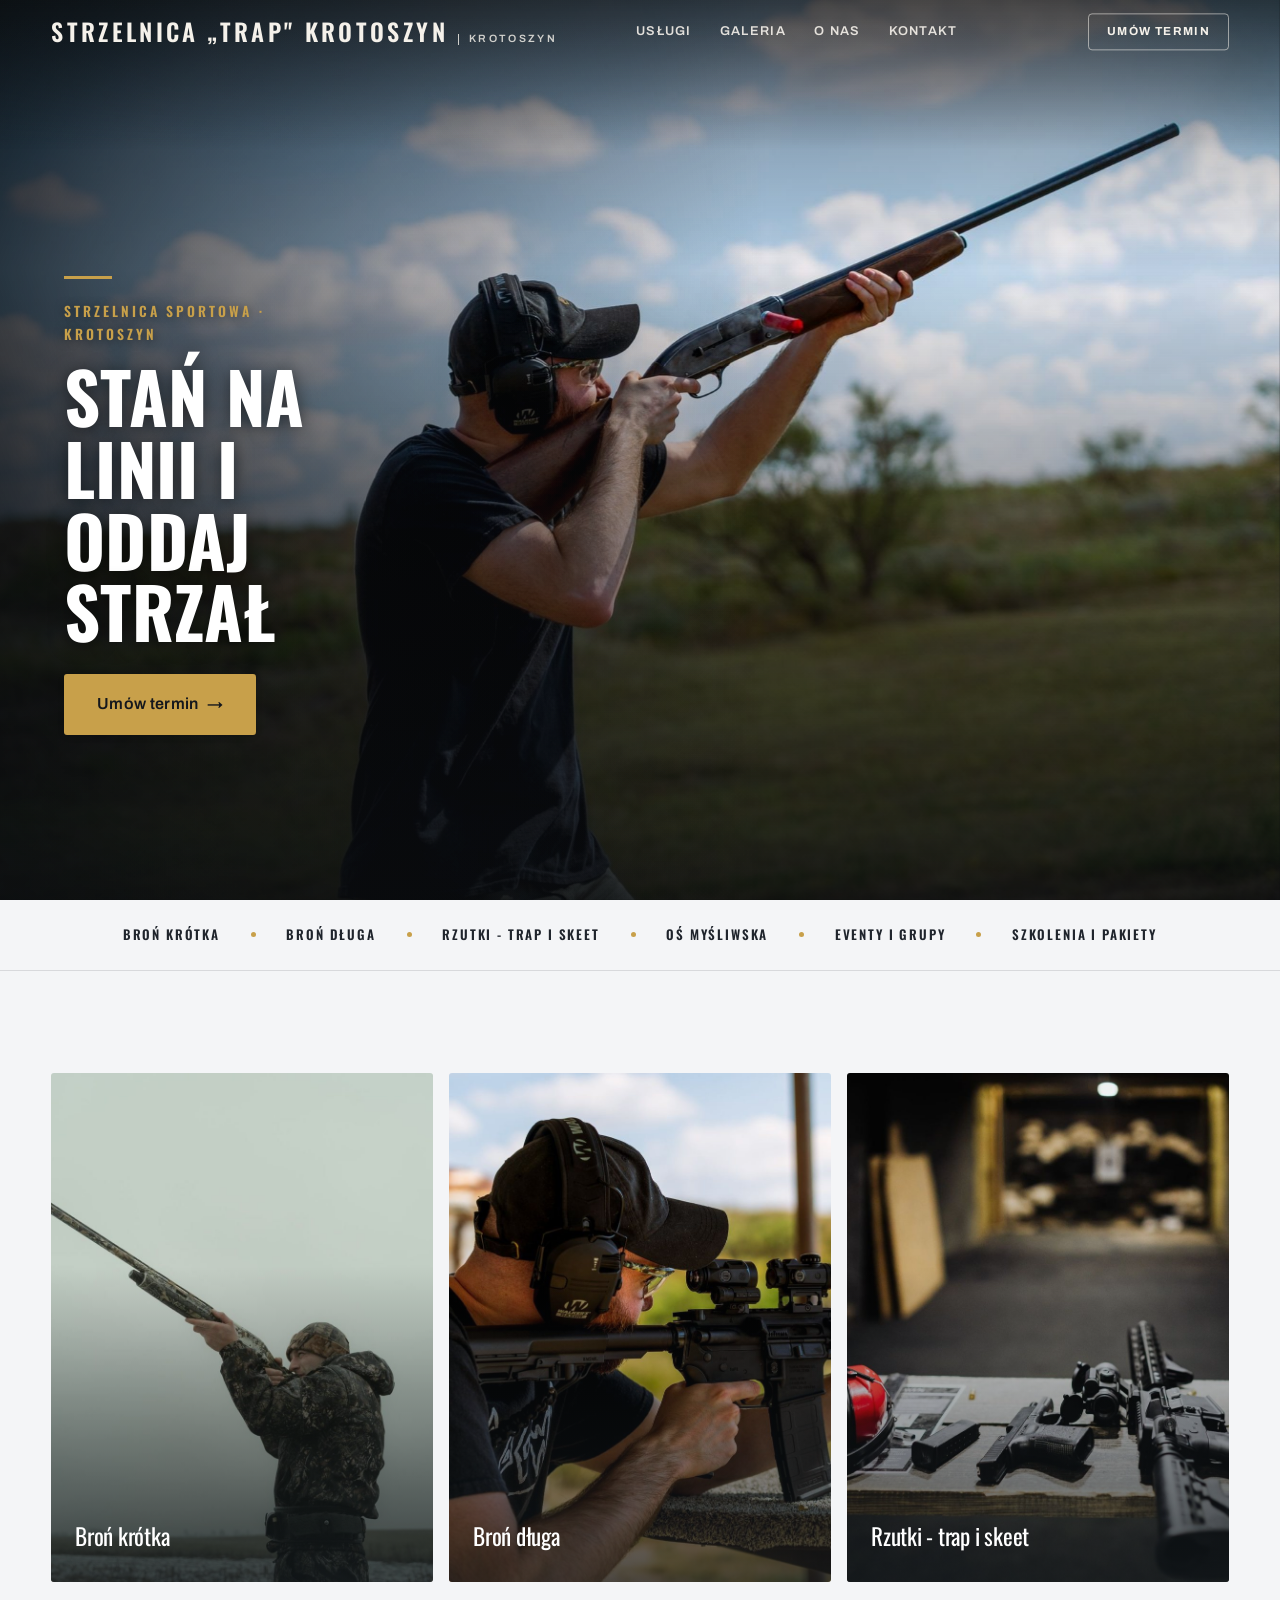
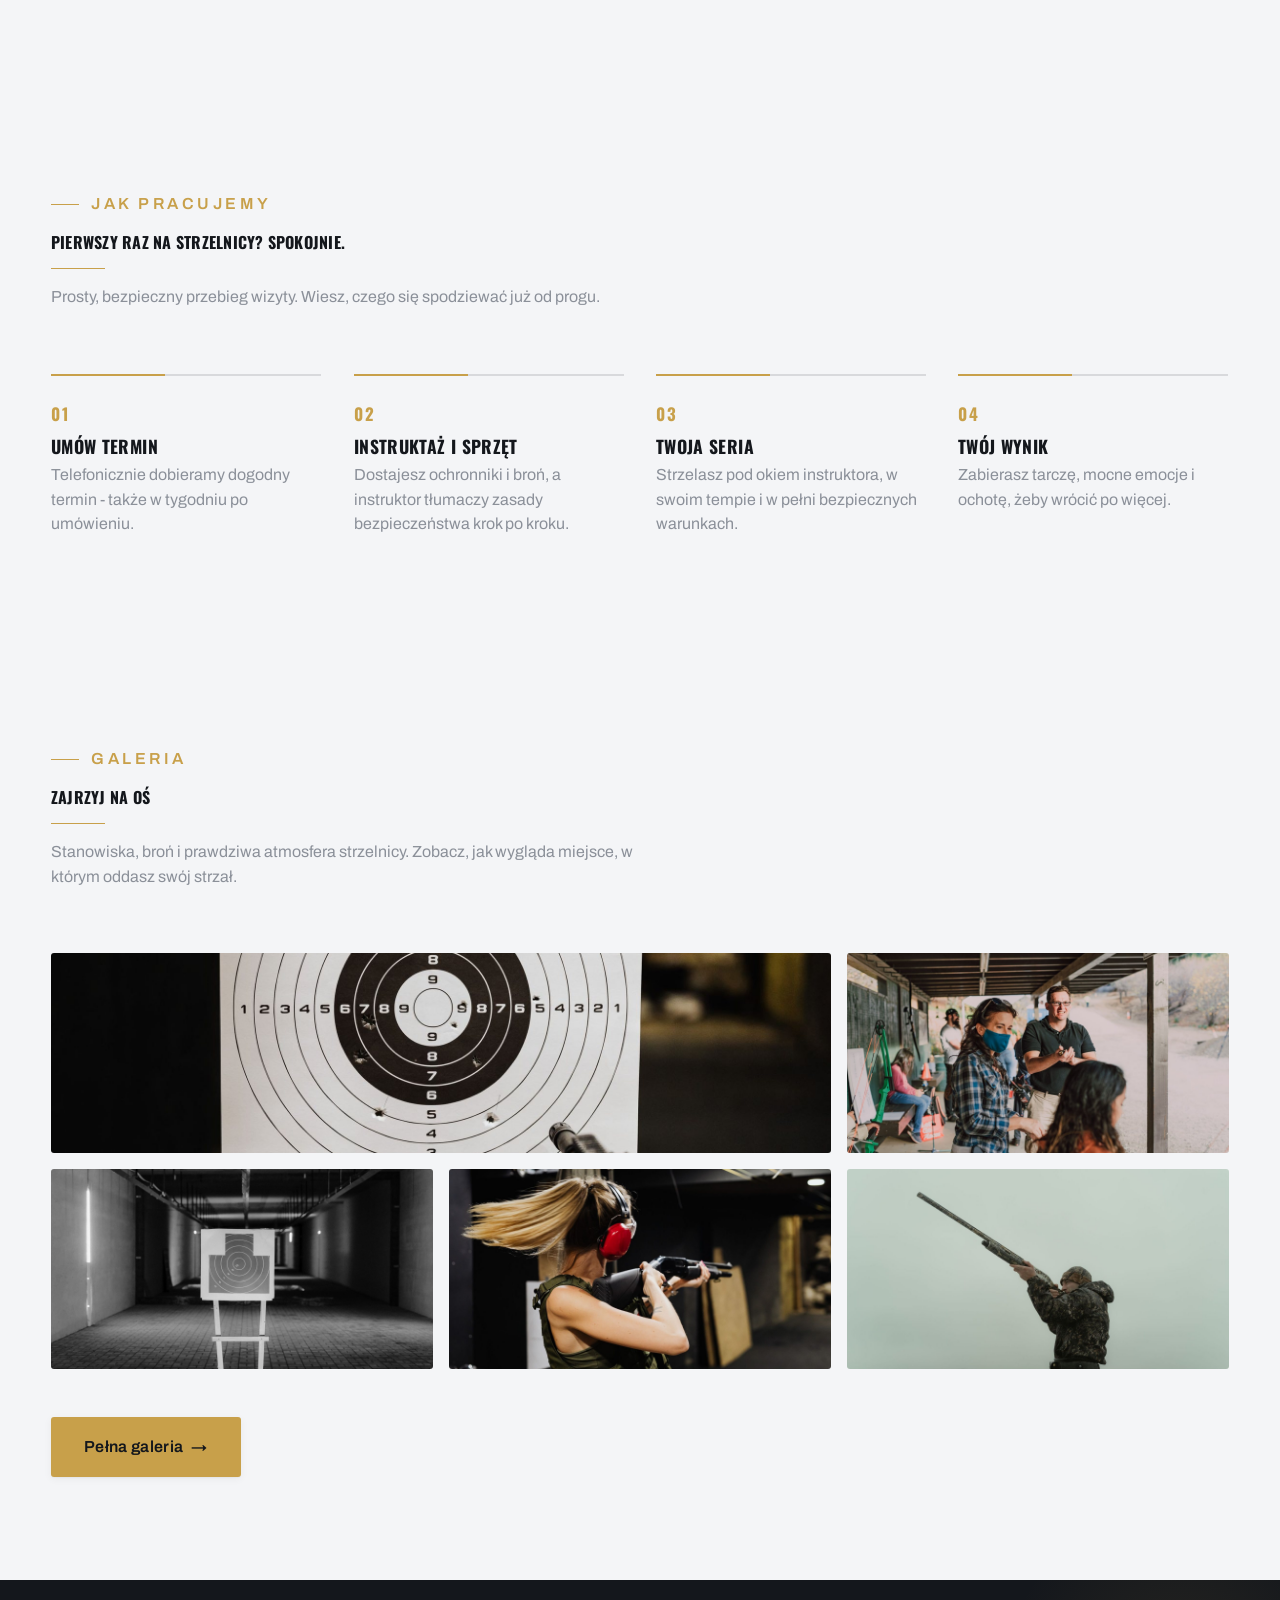
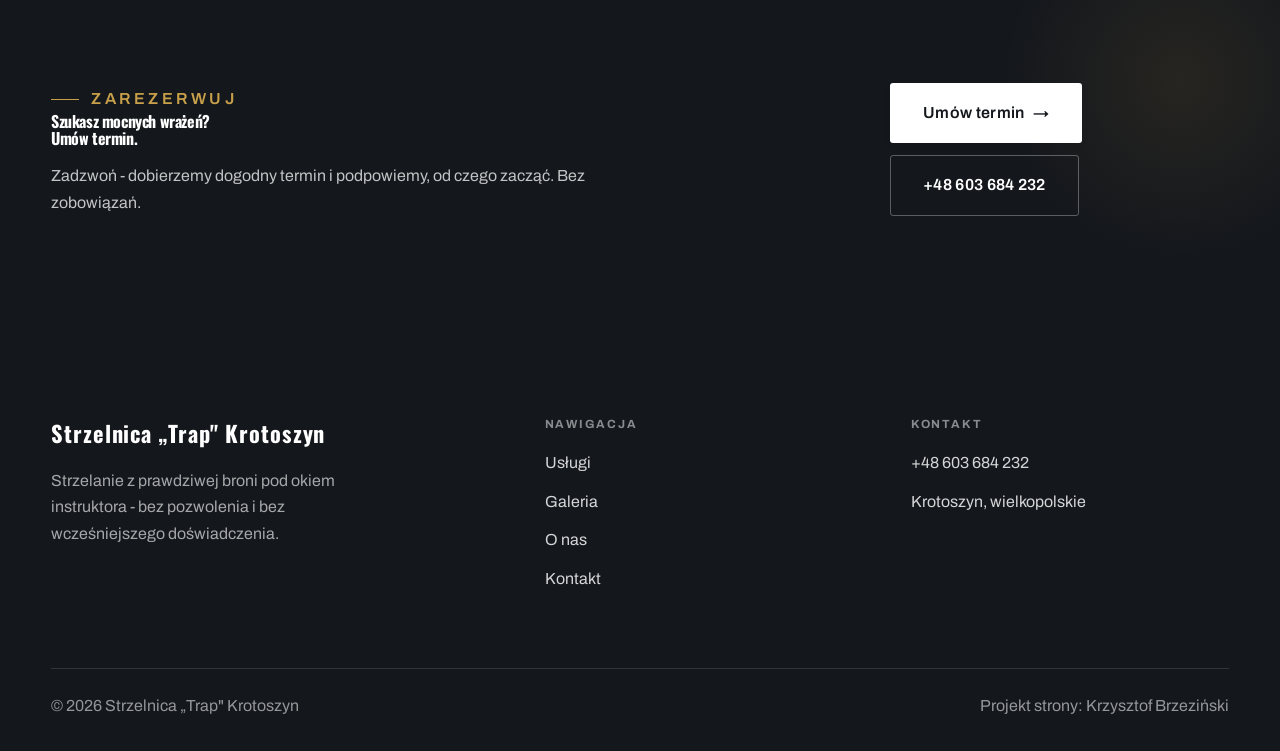
<file: index.html>
<!DOCTYPE html>
<html lang="pl">
<head>
<meta charset="UTF-8">
<meta name="viewport" content="width=device-width, initial-scale=1.0">
<title>Strzelnica „Trap&quot; Krotoszyn - Strzelnica sportowa · Krotoszyn</title>
<meta name="description" content="Strzelnica „Trap&quot; Krotoszyn - strzelnica sportowa w Krotoszyn. Strzelanie z broni krótkiej i długiej, rzutki w konkurencjach trap i skeet, oś myśliwska. Pod okiem instruktora, bez pozwolenia. Zadzwoń i zarezerwuj termin.">
<link rel="preconnect" href="https://fonts.googleapis.com">
<link rel="preconnect" href="https://fonts.gstatic.com" crossorigin>
<link href="https://fonts.googleapis.com/css2?family=Oswald:wght@500;600;700&family=Archivo:wght@400;500;600&display=swap" rel="stylesheet">
<link rel="stylesheet" href="assets/styles.css">
</head>
<body>

<header class="nav">
  <div class="wrap nav-inner">
    <a class="brand" href="index.html"><span class="name">Strzelnica „Trap" Krotoszyn</span><span class="sub">Krotoszyn</span></a>
    <nav class="nav-links">
      <a href="oferta.html">Usługi</a>
      <a href="realizacje.html">Galeria</a>
      <a href="o-nas.html">O nas</a>
      <a href="kontakt.html">Kontakt</a>
      <a href="kontakt.html" class="btn btn-accent">Umów termin</a>
    </nav>
    <button class="nav-toggle" aria-label="Menu"><span></span><span></span><span></span></button>
  </div>
</header>

<section class="hero-auto">
  <img class="ha-bg" src="img/hero.jpg" alt="Strzelnica „Trap&quot; Krotoszyn">
  <div class="ha-veil"></div>
  <div class="ha-inner">
    <span class="ha-tick" aria-hidden="true"></span>
    <span class="ha-kicker">Strzelnica sportowa · Krotoszyn</span>
    <h1 class="ha-claim">Stań na linii i oddaj strzał</h1>
    <a href="kontakt.html" class="btn btn-accent ha-cta">Umów termin <span class="arr">→</span></a>
  </div>
</section>
<section class="spec-ribbon">
  <div class="wrap">
    <ul class="sr-row reveal"><li>Broń krótka</li><li>Broń długa</li><li>Rzutki - trap i skeet</li><li>Oś myśliwska</li><li>Eventy i grupy</li><li>Szkolenia i pakiety</li></ul>
  </div>
</section>
<section class="gateways-band">
  <div class="wrap">
    <div class="gateways">
      <a href="oferta.html" class="gateway reveal"><img src="img/g2.jpg" alt="Broń krótka" loading="lazy"><span class="g-ttl">Broń krótka</span></a>
      <a href="oferta.html" class="gateway reveal"><img src="img/g3.jpg" alt="Broń długa" loading="lazy"><span class="g-ttl">Broń długa</span></a>
      <a href="oferta.html" class="gateway reveal"><img src="img/g4.jpg" alt="Rzutki - trap i skeet" loading="lazy"><span class="g-ttl">Rzutki - trap i skeet</span></a>
    </div>
  </div>
</section>
<section class="auto-proc">
  <div class="wrap">
    <div class="head reveal">
      <span class="eyebrow">Jak pracujemy</span>
      <h2>Pierwszy raz na strzelnicy? Spokojnie.</h2>
      <p>Prosty, bezpieczny przebieg wizyty. Wiesz, czego się spodziewać już od progu.</p>
    </div>
    <ol class="auto-proc-row">
      <li class="reveal"><span class="ap-no">01</span><h3>Umów termin</h3><p>Telefonicznie dobieramy dogodny termin - także w tygodniu po umówieniu.</p></li>
      <li class="reveal"><span class="ap-no">02</span><h3>Instruktaż i sprzęt</h3><p>Dostajesz ochronniki i broń, a instruktor tłumaczy zasady bezpieczeństwa krok po kroku.</p></li>
      <li class="reveal"><span class="ap-no">03</span><h3>Twoja seria</h3><p>Strzelasz pod okiem instruktora, w swoim tempie i w pełni bezpiecznych warunkach.</p></li>
      <li class="reveal"><span class="ap-no">04</span><h3>Twój wynik</h3><p>Zabierasz tarczę, mocne emocje i ochotę, żeby wrócić po więcej.</p></li>
    </ol>
  </div>
</section>
<section>
  <div class="wrap">
    <div class="head reveal">
      <span class="eyebrow">Galeria</span>
      <h2>Zajrzyj na oś</h2>
      <p>Stanowiska, broń i prawdziwa atmosfera strzelnicy. Zobacz, jak wygląda miejsce, w którym oddasz swój strzał.</p>
    </div>
    <div class="gallery">
      <div class="tile t-two3 reveal"><img src="img/g5.jpg" alt="Strzelanie z pistoletu" loading="lazy"><div class="cap">Strzelanie z pistoletu</div></div>
      <div class="tile t-third reveal"><img src="img/g6.jpg" alt="Rzutki - trap i skeet" loading="lazy"><div class="cap">Rzutki - trap i skeet</div></div>
      <div class="tile t-third reveal"><img src="img/about.jpg" alt="Strzelanie z karabinu" loading="lazy"><div class="cap">Strzelanie z karabinu</div></div>
      <div class="tile t-third reveal"><img src="img/g1.jpg" alt="Stanowisko strzeleckie" loading="lazy"><div class="cap">Stanowisko strzeleckie</div></div>
      <div class="tile t-third reveal"><img src="img/g2.jpg" alt="Tarcze i wynik" loading="lazy"><div class="cap">Tarcze i wynik</div></div>
    </div>
    <div style="margin-top:var(--space-7)" class="reveal"><a href="realizacje.html" class="btn btn-accent">Pełna galeria <span class="arr">→</span></a></div>
  </div>
</section>
<section class="cta">
  <div class="wrap">
    <div class="reveal">
      <span class="eyebrow">Zarezerwuj</span>
      <h2>Szukasz mocnych wrażeń? Umów termin.</h2>
      <p>Zadzwoń - dobierzemy dogodny termin i podpowiemy, od czego zacząć. Bez zobowiązań.</p>
    </div>
    <div class="cta-actions reveal">
      <a href="kontakt.html" class="btn btn-light">Umów termin <span class="arr">→</span></a>
      <a href="tel:+48603684232" class="btn btn-ghost" style="color:#fff;border-color:rgba(255,255,255,.3)">+48 603 684 232</a>
    </div>
  </div>
</section>

<footer>
  <div class="wrap">
    <div class="foot-grid">
      <div class="foot-brand">
        <div class="name">Strzelnica „Trap" Krotoszyn</div>
        <p>Strzelanie z prawdziwej broni pod okiem instruktora - bez pozwolenia i bez wcześniejszego doświadczenia.</p>
      </div>
      <div class="foot-col">
        <h4>Nawigacja</h4>
        <a href="oferta.html">Usługi</a>
        <a href="realizacje.html">Galeria</a>
        <a href="o-nas.html">O nas</a>
        <a href="kontakt.html">Kontakt</a>
      </div>
      <div class="foot-col">
        <h4>Kontakt</h4>
        <a href="tel:+48603684232">+48 603 684 232</a>
        <p>Krotoszyn, wielkopolskie</p>
      </div>
    </div>
    <div class="foot-bot">
      <span>© 2026 Strzelnica „Trap" Krotoszyn</span>
      <span>Projekt strony: Krzysztof Brzeziński</span>
    </div>
  </div>
</footer>
<div class="sticky-reserve"><a class="sr-book" href="kontakt.html">Umów termin</a><a class="sr-call" href="tel:+48603684232" aria-label="Zadzwoń"><svg class="ico-tel" width="16" height="16" viewBox="0 0 24 24" fill="none" aria-hidden="true"><path d="M6.6 10.8a15.5 15.5 0 0 0 6.6 6.6l2.2-2.2a1 1 0 0 1 1-.24 11.4 11.4 0 0 0 3.6.58 1 1 0 0 1 1 1V20a1 1 0 0 1-1 1A17 17 0 0 1 3 4a1 1 0 0 1 1-1h3.5a1 1 0 0 1 1 1c0 1.25.2 2.46.58 3.6a1 1 0 0 1-.25 1l-2.23 2.2Z" fill="currentColor"/></svg></a></div>

<script src="assets/main.js"></script>
</body>
</html>
</file>
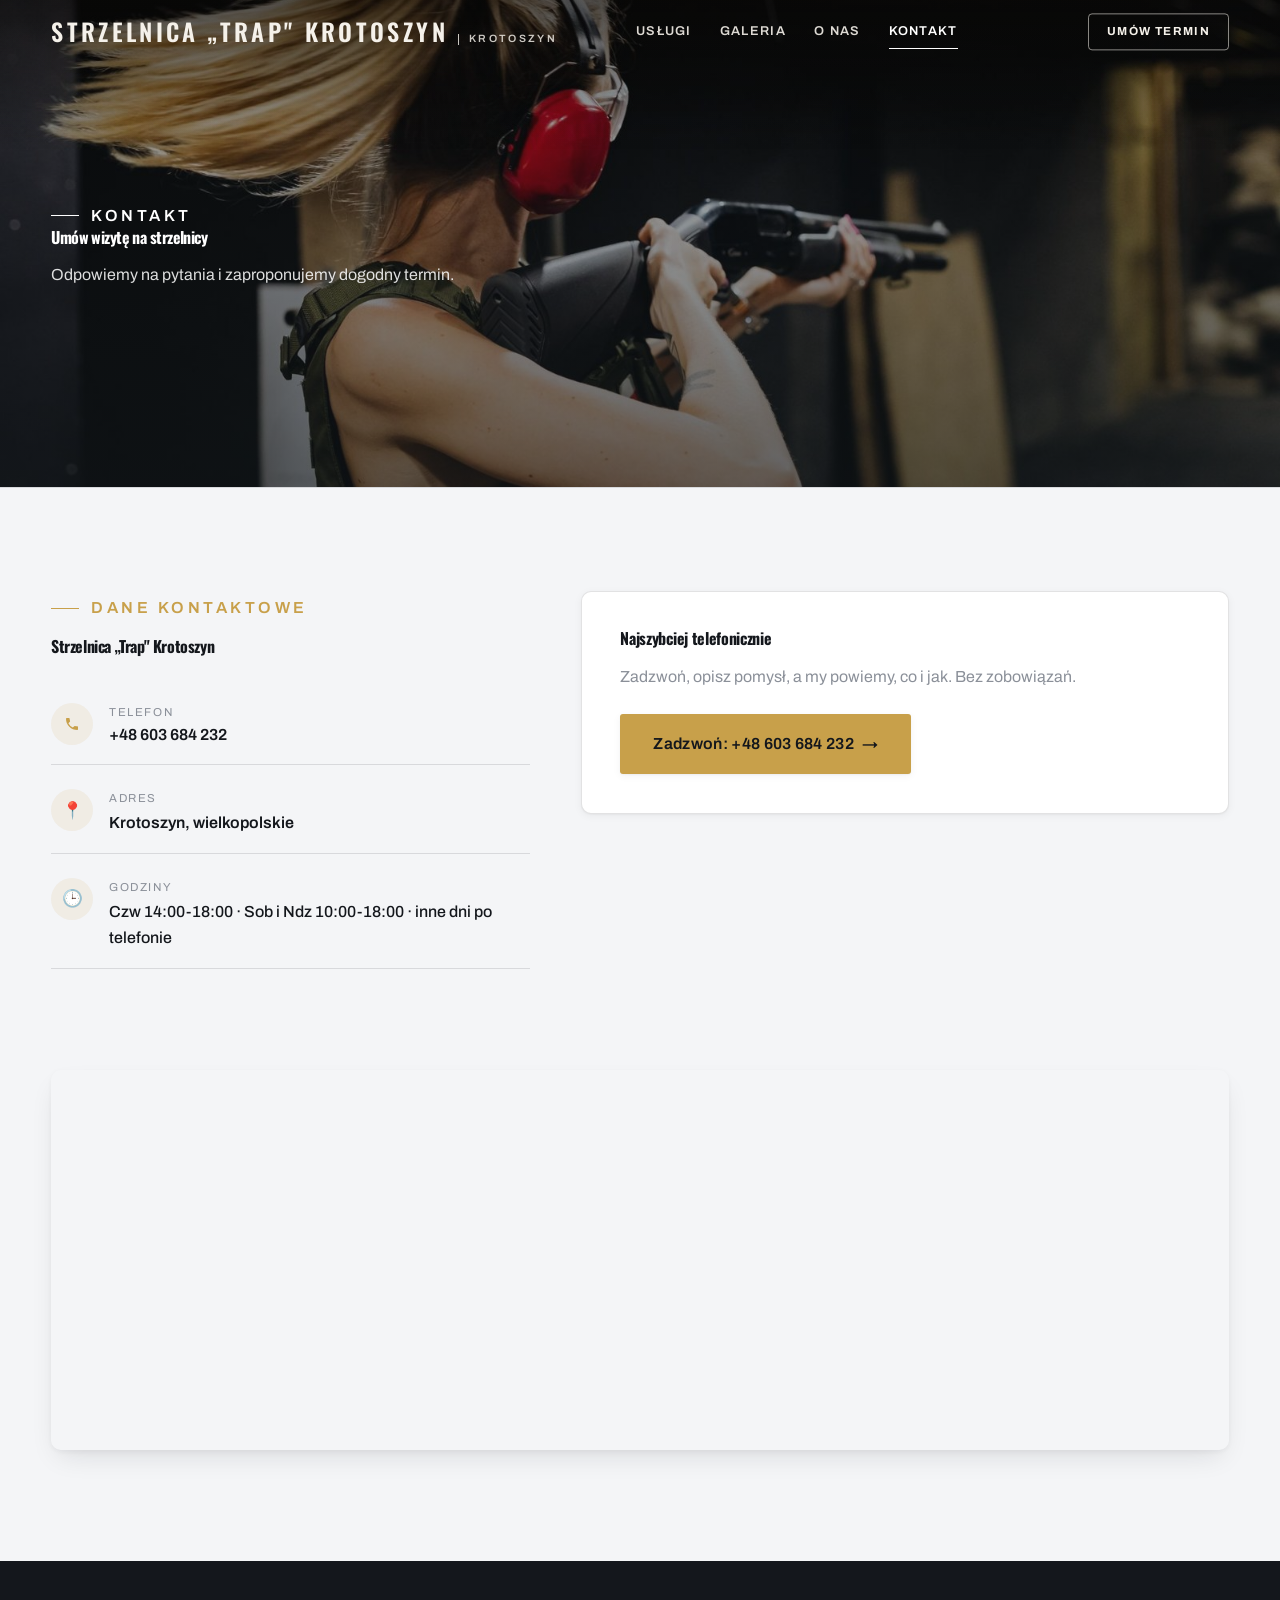
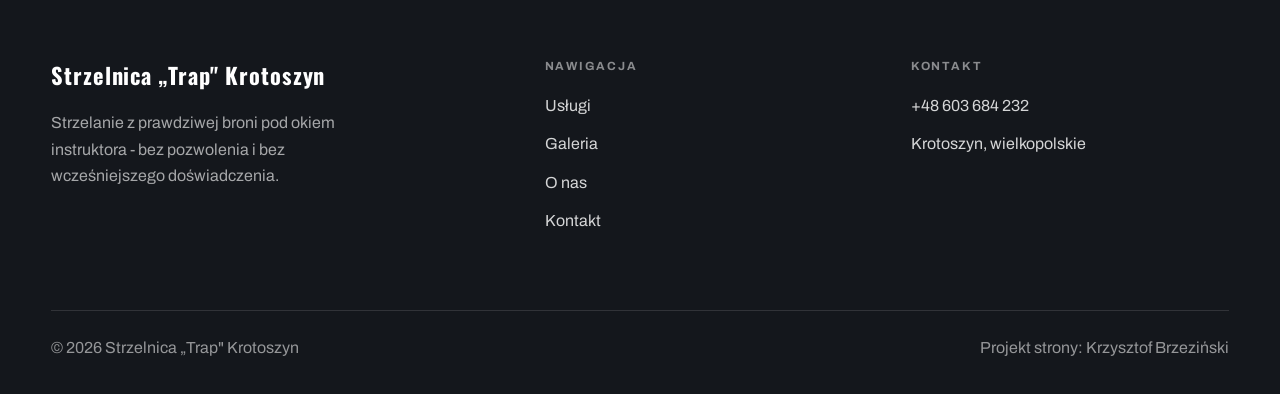
<file: kontakt.html>
<!DOCTYPE html>
<html lang="pl">
<head>
<meta charset="UTF-8">
<meta name="viewport" content="width=device-width, initial-scale=1.0">
<title>Kontakt - Strzelnica „Trap&quot; Krotoszyn</title>
<meta name="description" content="Kontakt Strzelnica „Trap&quot; Krotoszyn - Krotoszyn, wielkopolskie">
<link rel="preconnect" href="https://fonts.googleapis.com">
<link rel="preconnect" href="https://fonts.gstatic.com" crossorigin>
<link href="https://fonts.googleapis.com/css2?family=Oswald:wght@500;600;700&family=Archivo:wght@400;500;600&display=swap" rel="stylesheet">
<link rel="stylesheet" href="assets/styles.css">
</head>
<body>

<header class="nav">
  <div class="wrap nav-inner">
    <a class="brand" href="index.html"><span class="name">Strzelnica „Trap" Krotoszyn</span><span class="sub">Krotoszyn</span></a>
    <nav class="nav-links">
      <a href="oferta.html">Usługi</a>
      <a href="realizacje.html">Galeria</a>
      <a href="o-nas.html">O nas</a>
      <a href="kontakt.html" class="active">Kontakt</a>
      <a href="kontakt.html" class="btn btn-accent">Umów termin</a>
    </nav>
    <button class="nav-toggle" aria-label="Menu"><span></span><span></span><span></span></button>
  </div>
</header>

<section class="pagehead">
  <img src="img/g1.jpg" alt="Strzelnica „Trap&quot; Krotoszyn - Umów wizytę na strzelnicy">
  <div class="wrap">
    <span class="eyebrow">Kontakt</span>
    <h1>Umów wizytę na strzelnicy</h1>
    <p>Odpowiemy na pytania i zaproponujemy dogodny termin.</p>
  </div>
</section>
<section>
  <div class="wrap contact-grid">
    <div class="reveal">
      <span class="eyebrow">Dane kontaktowe</span>
      <h2 style="margin:var(--space-4) 0 var(--space-6)">Strzelnica „Trap" Krotoszyn</h2>
      <div class="info-list">
        <div class="info-row"><div class="ic"><svg class="ico-tel" width="16" height="16" viewBox="0 0 24 24" fill="none" aria-hidden="true"><path d="M6.6 10.8a15.5 15.5 0 0 0 6.6 6.6l2.2-2.2a1 1 0 0 1 1-.24 11.4 11.4 0 0 0 3.6.58 1 1 0 0 1 1 1V20a1 1 0 0 1-1 1A17 17 0 0 1 3 4a1 1 0 0 1 1-1h3.5a1 1 0 0 1 1 1c0 1.25.2 2.46.58 3.6a1 1 0 0 1-.25 1l-2.23 2.2Z" fill="currentColor"/></svg></div><div><div class="lbl">Telefon</div><a class="val" href="tel:+48603684232">+48 603 684 232</a></div></div>
        <div class="info-row"><div class="ic">📍</div><div><div class="lbl">Adres</div><div class="val">Krotoszyn, wielkopolskie</div></div></div>
        <div class="info-row"><div class="ic">🕒</div><div><div class="lbl">Godziny</div><div class="val" style="font-weight:500">Czw 14:00-18:00 · Sob i Ndz 10:00-18:00 · inne dni po telefonie</div></div></div>
      </div>
    </div>
    <div class="reveal">
      <div class="form">
        <h3 style="margin-bottom:var(--space-4)">Najszybciej telefonicznie</h3>
        <p class="muted" style="margin-bottom:var(--space-5)">Zadzwoń, opisz pomysł, a my powiemy, co i jak. Bez zobowiązań.</p>
        <a href="tel:+48603684232" class="btn btn-accent" style="justify-content:center">Zadzwoń: +48 603 684 232 <span class="arr">→</span></a>
      </div>
    </div>
  </div>
</section>
<section style="padding-top:0">
  <div class="wrap reveal">
    <iframe class="map" title="Strzelnica „Trap&quot; Krotoszyn - Krotoszyn" src="https://maps.google.com/maps?q=51.6663979%2C17.4343894&z=15&output=embed" loading="lazy" referrerpolicy="no-referrer-when-downgrade"></iframe>
  </div>
</section>

<footer>
  <div class="wrap">
    <div class="foot-grid">
      <div class="foot-brand">
        <div class="name">Strzelnica „Trap" Krotoszyn</div>
        <p>Strzelanie z prawdziwej broni pod okiem instruktora - bez pozwolenia i bez wcześniejszego doświadczenia.</p>
      </div>
      <div class="foot-col">
        <h4>Nawigacja</h4>
        <a href="oferta.html">Usługi</a>
        <a href="realizacje.html">Galeria</a>
        <a href="o-nas.html">O nas</a>
        <a href="kontakt.html">Kontakt</a>
      </div>
      <div class="foot-col">
        <h4>Kontakt</h4>
        <a href="tel:+48603684232">+48 603 684 232</a>
        <p>Krotoszyn, wielkopolskie</p>
      </div>
    </div>
    <div class="foot-bot">
      <span>© 2026 Strzelnica „Trap" Krotoszyn</span>
      <span>Projekt strony: Krzysztof Brzeziński</span>
    </div>
  </div>
</footer>
<div class="sticky-reserve"><a class="sr-book" href="kontakt.html">Umów termin</a><a class="sr-call" href="tel:+48603684232" aria-label="Zadzwoń"><svg class="ico-tel" width="16" height="16" viewBox="0 0 24 24" fill="none" aria-hidden="true"><path d="M6.6 10.8a15.5 15.5 0 0 0 6.6 6.6l2.2-2.2a1 1 0 0 1 1-.24 11.4 11.4 0 0 0 3.6.58 1 1 0 0 1 1 1V20a1 1 0 0 1-1 1A17 17 0 0 1 3 4a1 1 0 0 1 1-1h3.5a1 1 0 0 1 1 1c0 1.25.2 2.46.58 3.6a1 1 0 0 1-.25 1l-2.23 2.2Z" fill="currentColor"/></svg></a></div>

<script src="assets/main.js"></script>
</body>
</html>
</file>
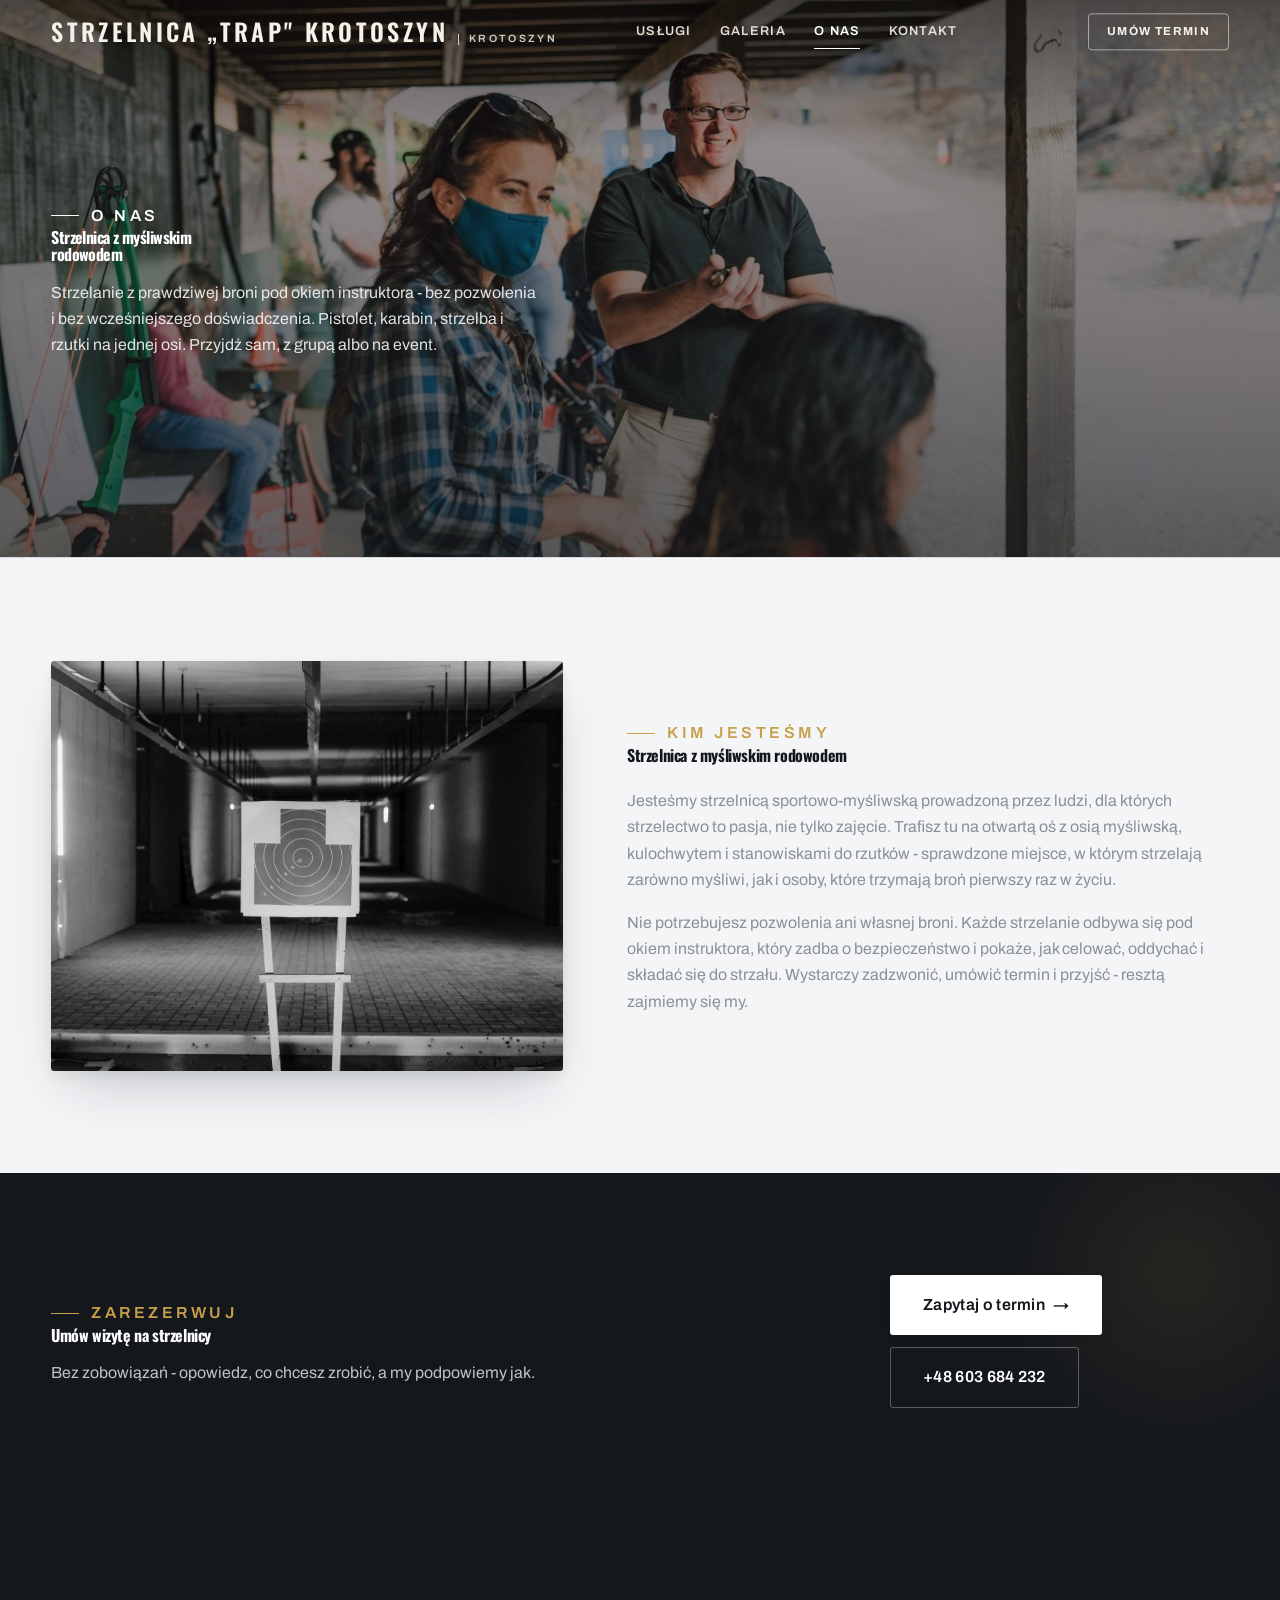
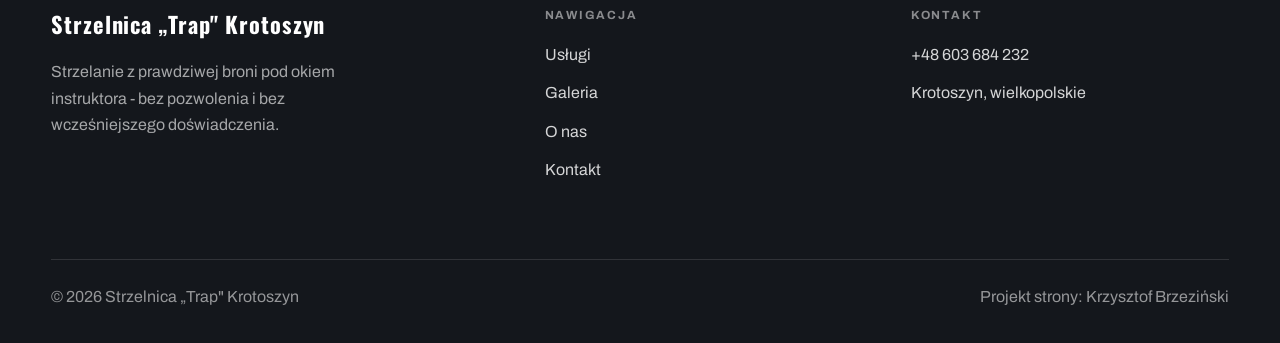
<file: o-nas.html>
<!DOCTYPE html>
<html lang="pl">
<head>
<meta charset="UTF-8">
<meta name="viewport" content="width=device-width, initial-scale=1.0">
<title>O nas - Strzelnica „Trap&quot; Krotoszyn</title>
<meta name="description" content="Strzelnica „Trap&quot; Krotoszyn - strzelnica sportowa w Krotoszyn. Strzelanie z broni krótkiej i długiej, rzutki w konkurencjach trap i skeet, oś myśliwska. Pod okiem instruktora, bez pozwolenia. Zadzwoń i zarezerwuj termin.">
<link rel="preconnect" href="https://fonts.googleapis.com">
<link rel="preconnect" href="https://fonts.gstatic.com" crossorigin>
<link href="https://fonts.googleapis.com/css2?family=Oswald:wght@500;600;700&family=Archivo:wght@400;500;600&display=swap" rel="stylesheet">
<link rel="stylesheet" href="assets/styles.css">
</head>
<body>

<header class="nav">
  <div class="wrap nav-inner">
    <a class="brand" href="index.html"><span class="name">Strzelnica „Trap" Krotoszyn</span><span class="sub">Krotoszyn</span></a>
    <nav class="nav-links">
      <a href="oferta.html">Usługi</a>
      <a href="realizacje.html">Galeria</a>
      <a href="o-nas.html" class="active">O nas</a>
      <a href="kontakt.html">Kontakt</a>
      <a href="kontakt.html" class="btn btn-accent">Umów termin</a>
    </nav>
    <button class="nav-toggle" aria-label="Menu"><span></span><span></span><span></span></button>
  </div>
</header>

<section class="pagehead">
  <img src="img/g6.jpg" alt="Strzelnica „Trap&quot; Krotoszyn - Strzelnica z myśliwskim rodowodem">
  <div class="wrap">
    <span class="eyebrow">O nas</span>
    <h1>Strzelnica z myśliwskim rodowodem</h1>
    <p>Strzelanie z prawdziwej broni pod okiem instruktora - bez pozwolenia i bez wcześniejszego doświadczenia. Pistolet, karabin, strzelba i rzutki na jednej osi. Przyjdź sam, z grupą albo na event.</p>
  </div>
</section>
<section>
  <div class="wrap split">
    <div class="split-art reveal"><img src="img/about.jpg" alt="Strzelnica „Trap&quot; Krotoszyn" loading="lazy"></div>
    <div class="split-copy reveal">
      <span class="eyebrow">Kim jesteśmy</span>
      <h2>Strzelnica z myśliwskim rodowodem</h2>
      <p class="muted">Jesteśmy strzelnicą sportowo-myśliwską prowadzoną przez ludzi, dla których strzelectwo to pasja, nie tylko zajęcie. Trafisz tu na otwartą oś z osią myśliwską, kulochwytem i stanowiskami do rzutków - sprawdzone miejsce, w którym strzelają zarówno myśliwi, jak i osoby, które trzymają broń pierwszy raz w życiu.</p>
      <p class="muted">Nie potrzebujesz pozwolenia ani własnej broni. Każde strzelanie odbywa się pod okiem instruktora, który zadba o bezpieczeństwo i pokaże, jak celować, oddychać i składać się do strzału. Wystarczy zadzwonić, umówić termin i przyjść - resztą zajmiemy się my.</p>
    </div>
  </div>
</section>


<section class="cta">
  <div class="wrap">
    <div class="reveal">
      <span class="eyebrow">Zarezerwuj</span>
      <h2>Umów wizytę na strzelnicy</h2>
      <p>Bez zobowiązań - opowiedz, co chcesz zrobić, a my podpowiemy jak.</p>
    </div>
    <div class="cta-actions reveal">
      <a href="kontakt.html" class="btn btn-light">Zapytaj o termin <span class="arr">→</span></a>
      <a href="tel:+48603684232" class="btn btn-ghost" style="color:#fff;border-color:rgba(255,255,255,.3)">+48 603 684 232</a>
    </div>
  </div>
</section>

<footer>
  <div class="wrap">
    <div class="foot-grid">
      <div class="foot-brand">
        <div class="name">Strzelnica „Trap" Krotoszyn</div>
        <p>Strzelanie z prawdziwej broni pod okiem instruktora - bez pozwolenia i bez wcześniejszego doświadczenia.</p>
      </div>
      <div class="foot-col">
        <h4>Nawigacja</h4>
        <a href="oferta.html">Usługi</a>
        <a href="realizacje.html">Galeria</a>
        <a href="o-nas.html">O nas</a>
        <a href="kontakt.html">Kontakt</a>
      </div>
      <div class="foot-col">
        <h4>Kontakt</h4>
        <a href="tel:+48603684232">+48 603 684 232</a>
        <p>Krotoszyn, wielkopolskie</p>
      </div>
    </div>
    <div class="foot-bot">
      <span>© 2026 Strzelnica „Trap" Krotoszyn</span>
      <span>Projekt strony: Krzysztof Brzeziński</span>
    </div>
  </div>
</footer>
<div class="sticky-reserve"><a class="sr-book" href="kontakt.html">Umów termin</a><a class="sr-call" href="tel:+48603684232" aria-label="Zadzwoń"><svg class="ico-tel" width="16" height="16" viewBox="0 0 24 24" fill="none" aria-hidden="true"><path d="M6.6 10.8a15.5 15.5 0 0 0 6.6 6.6l2.2-2.2a1 1 0 0 1 1-.24 11.4 11.4 0 0 0 3.6.58 1 1 0 0 1 1 1V20a1 1 0 0 1-1 1A17 17 0 0 1 3 4a1 1 0 0 1 1-1h3.5a1 1 0 0 1 1 1c0 1.25.2 2.46.58 3.6a1 1 0 0 1-.25 1l-2.23 2.2Z" fill="currentColor"/></svg></a></div>

<script src="assets/main.js"></script>
</body>
</html>
</file>
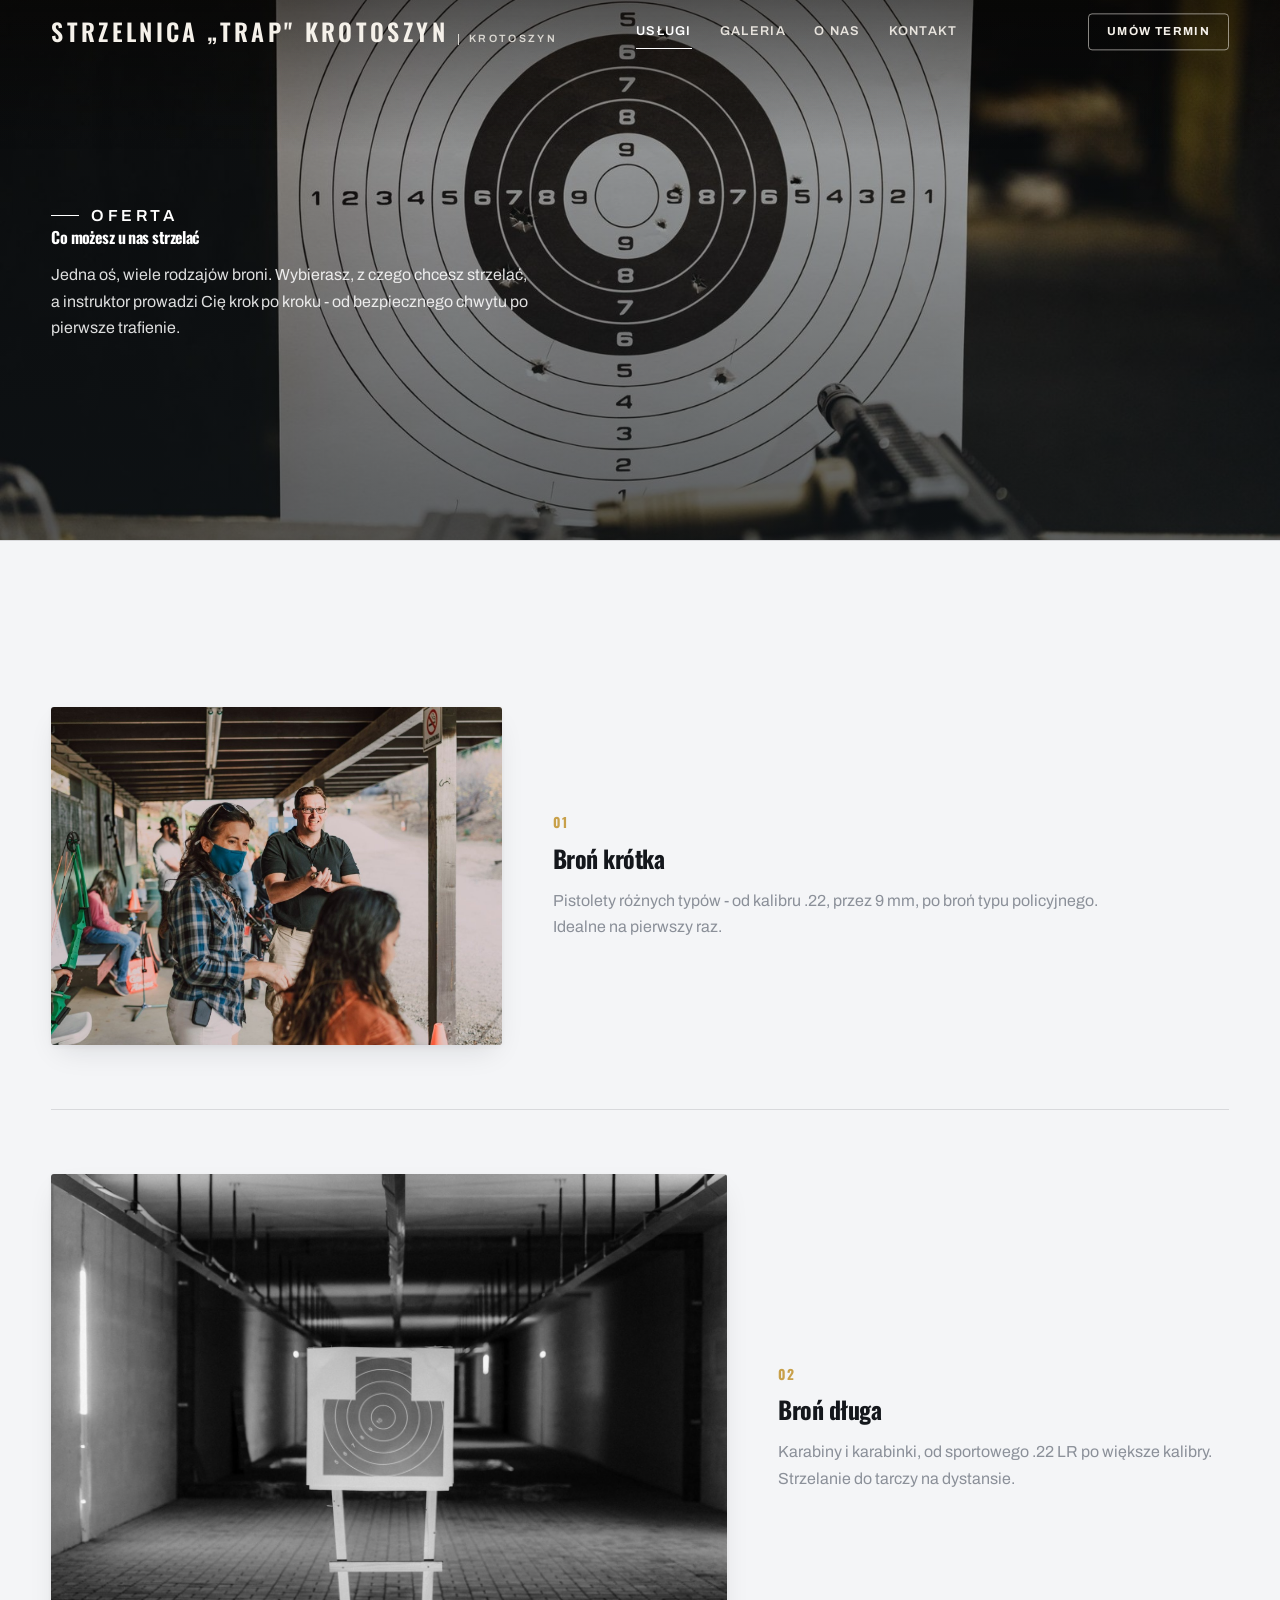
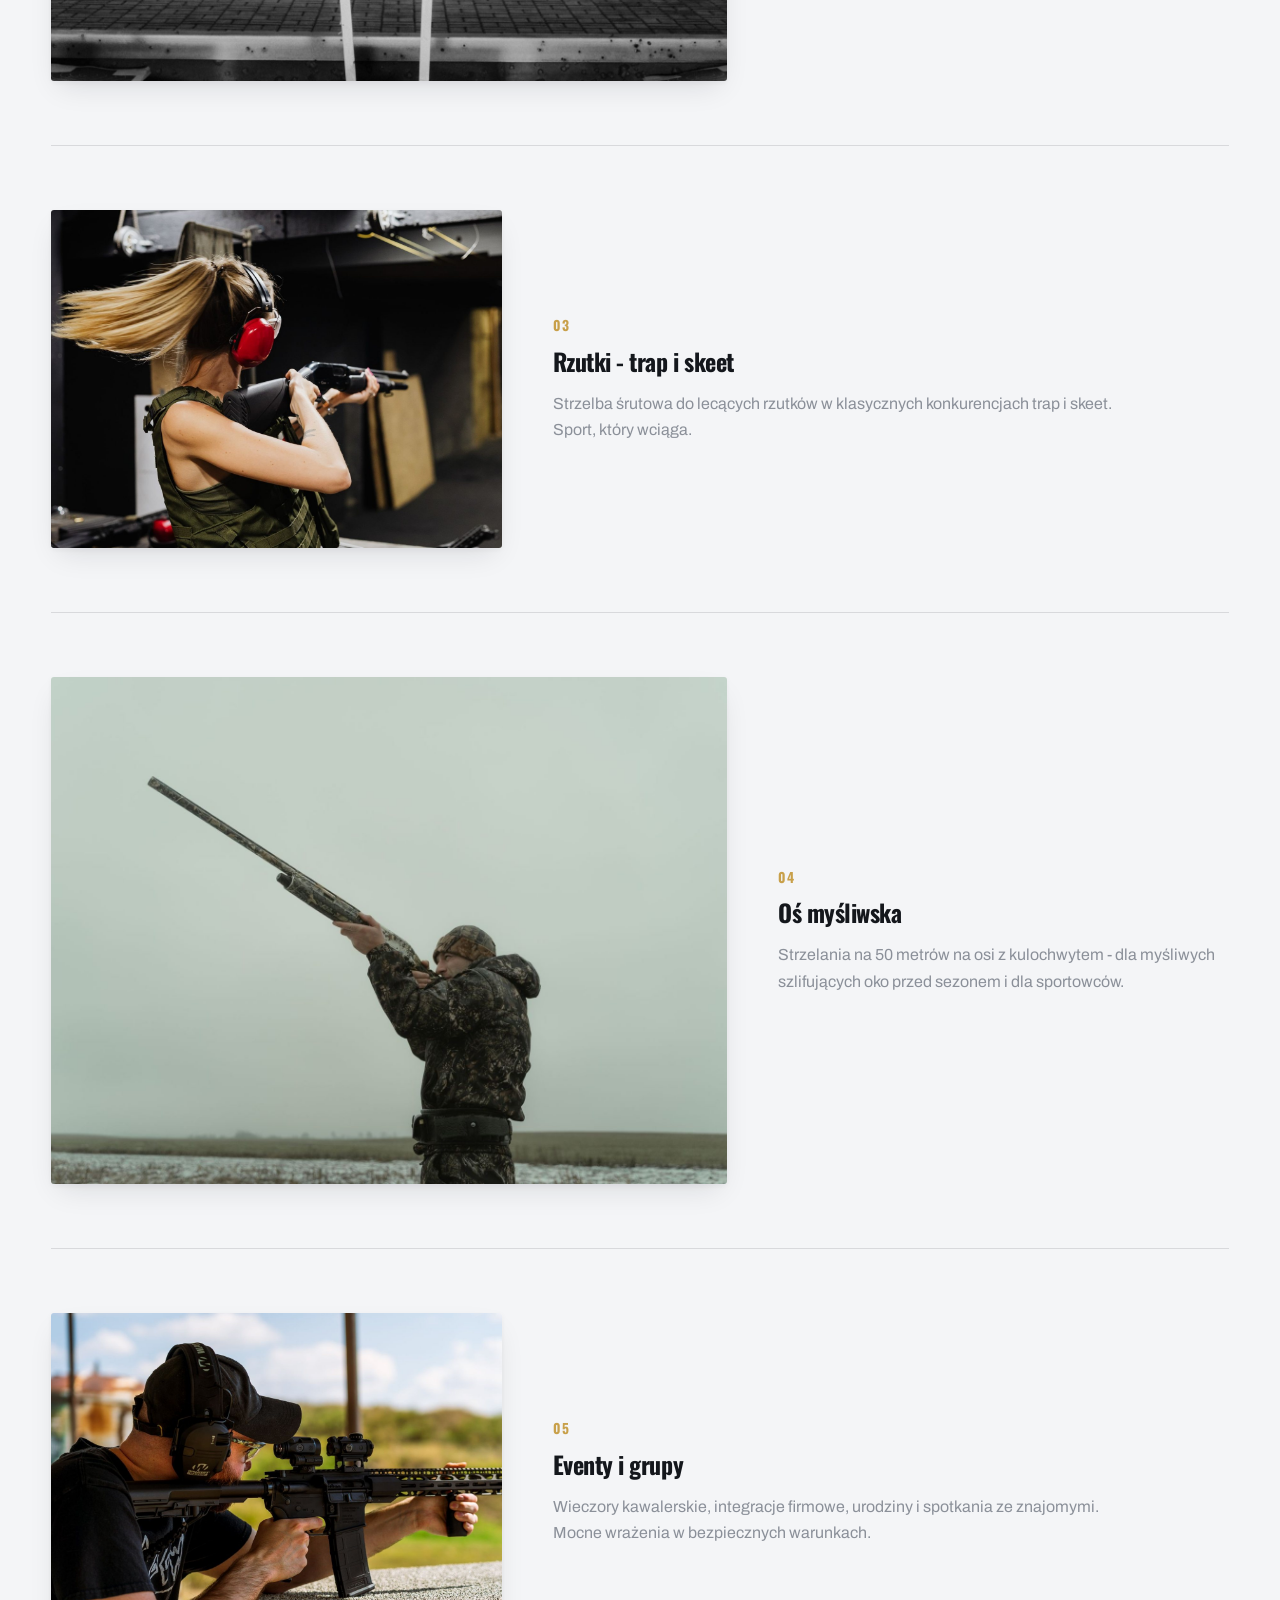
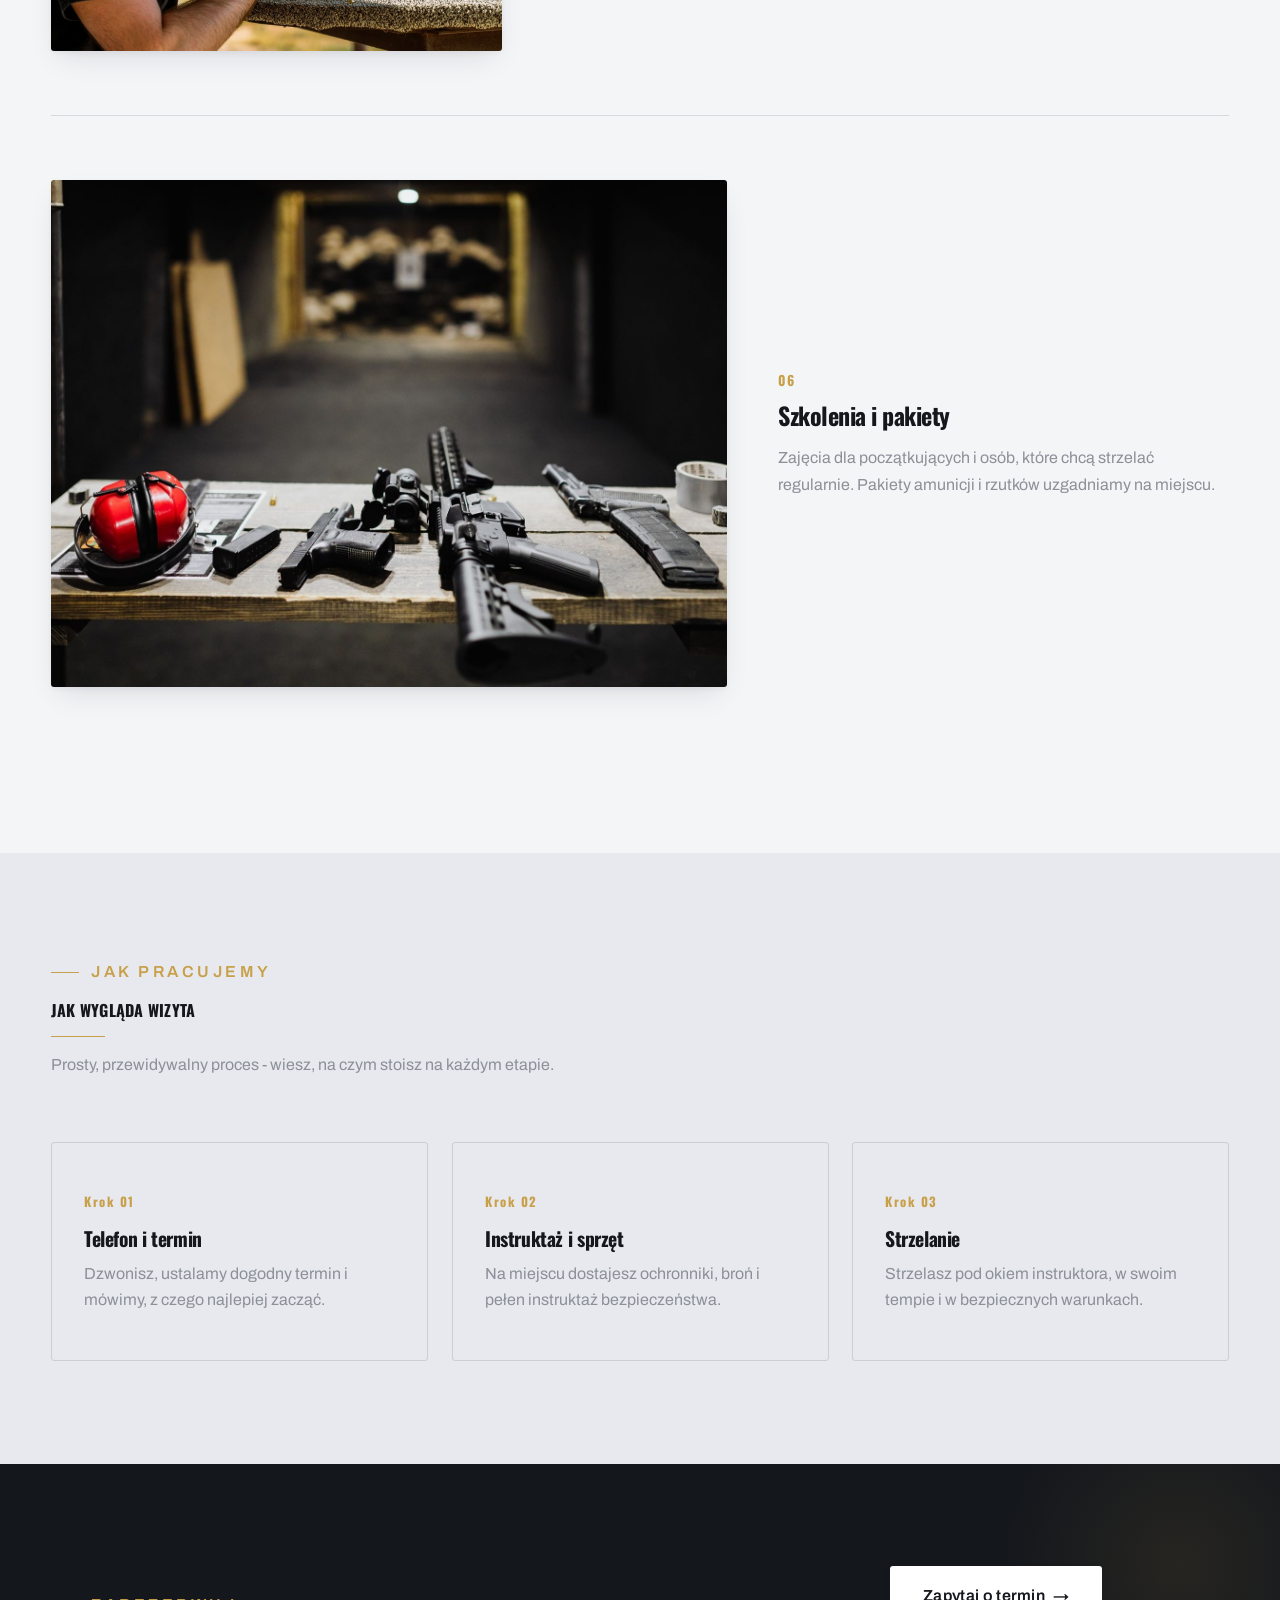
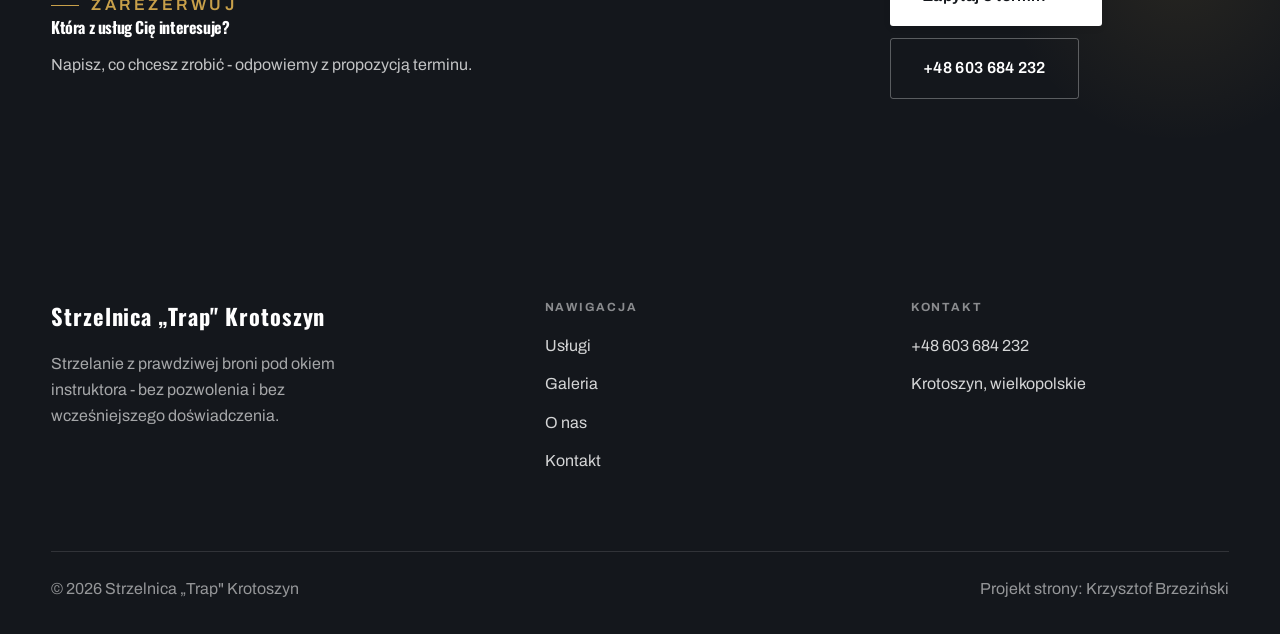
<file: oferta.html>
<!DOCTYPE html>
<html lang="pl">
<head>
<meta charset="UTF-8">
<meta name="viewport" content="width=device-width, initial-scale=1.0">
<title>Oferta - Strzelnica „Trap&quot; Krotoszyn</title>
<meta name="description" content="Strzelnica „Trap&quot; Krotoszyn - strzelnica sportowa w Krotoszyn. Strzelanie z broni krótkiej i długiej, rzutki w konkurencjach trap i skeet, oś myśliwska. Pod okiem instruktora, bez pozwolenia. Zadzwoń i zarezerwuj termin.">
<link rel="preconnect" href="https://fonts.googleapis.com">
<link rel="preconnect" href="https://fonts.gstatic.com" crossorigin>
<link href="https://fonts.googleapis.com/css2?family=Oswald:wght@500;600;700&family=Archivo:wght@400;500;600&display=swap" rel="stylesheet">
<link rel="stylesheet" href="assets/styles.css">
</head>
<body>

<header class="nav">
  <div class="wrap nav-inner">
    <a class="brand" href="index.html"><span class="name">Strzelnica „Trap" Krotoszyn</span><span class="sub">Krotoszyn</span></a>
    <nav class="nav-links">
      <a href="oferta.html" class="active">Usługi</a>
      <a href="realizacje.html">Galeria</a>
      <a href="o-nas.html">O nas</a>
      <a href="kontakt.html">Kontakt</a>
      <a href="kontakt.html" class="btn btn-accent">Umów termin</a>
    </nav>
    <button class="nav-toggle" aria-label="Menu"><span></span><span></span><span></span></button>
  </div>
</header>

<section class="pagehead">
  <img src="img/g5.jpg" alt="Strzelnica „Trap&quot; Krotoszyn - Co możesz u nas strzelać">
  <div class="wrap">
    <span class="eyebrow">Oferta</span>
    <h1>Co możesz u nas strzelać</h1>
    <p>Jedna oś, wiele rodzajów broni. Wybierasz, z czego chcesz strzelać, a instruktor prowadzi Cię krok po kroku - od bezpiecznego chwytu po pierwsze trafienie.</p>
  </div>
</section>
<section>
  <div class="wrap">
    <div class="svc-row reveal">
      <div class="svc-row-art"><img src="img/g6.jpg" alt="Broń krótka" loading="lazy"></div>
      <div>
        <span class="num">01</span>
        <h3>Broń krótka</h3>
        <p class="muted">Pistolety różnych typów - od kalibru .22, przez 9 mm, po broń typu policyjnego. Idealne na pierwszy raz.</p>
      </div>
    </div>
    <div class="svc-row rev reveal">
      <div class="svc-row-art"><img src="img/about.jpg" alt="Broń długa" loading="lazy"></div>
      <div>
        <span class="num">02</span>
        <h3>Broń długa</h3>
        <p class="muted">Karabiny i karabinki, od sportowego .22 LR po większe kalibry. Strzelanie do tarczy na dystansie.</p>
      </div>
    </div>
    <div class="svc-row reveal">
      <div class="svc-row-art"><img src="img/g1.jpg" alt="Rzutki - trap i skeet" loading="lazy"></div>
      <div>
        <span class="num">03</span>
        <h3>Rzutki - trap i skeet</h3>
        <p class="muted">Strzelba śrutowa do lecących rzutków w klasycznych konkurencjach trap i skeet. Sport, który wciąga.</p>
      </div>
    </div>
    <div class="svc-row rev reveal">
      <div class="svc-row-art"><img src="img/g2.jpg" alt="Oś myśliwska" loading="lazy"></div>
      <div>
        <span class="num">04</span>
        <h3>Oś myśliwska</h3>
        <p class="muted">Strzelania na 50 metrów na osi z kulochwytem - dla myśliwych szlifujących oko przed sezonem i dla sportowców.</p>
      </div>
    </div>
    <div class="svc-row reveal">
      <div class="svc-row-art"><img src="img/g3.jpg" alt="Eventy i grupy" loading="lazy"></div>
      <div>
        <span class="num">05</span>
        <h3>Eventy i grupy</h3>
        <p class="muted">Wieczory kawalerskie, integracje firmowe, urodziny i spotkania ze znajomymi. Mocne wrażenia w bezpiecznych warunkach.</p>
      </div>
    </div>
    <div class="svc-row rev reveal">
      <div class="svc-row-art"><img src="img/g4.jpg" alt="Szkolenia i pakiety" loading="lazy"></div>
      <div>
        <span class="num">06</span>
        <h3>Szkolenia i pakiety</h3>
        <p class="muted">Zajęcia dla początkujących i osób, które chcą strzelać regularnie. Pakiety amunicji i rzutków uzgadniamy na miejscu.</p>
      </div>
    </div>
  </div>
</section>
<section class="trust">
  <div class="wrap">
    <div class="head reveal">
      <span class="eyebrow">Jak pracujemy</span>
      <h2>Jak wygląda wizyta</h2>
      <p>Prosty, przewidywalny proces - wiesz, na czym stoisz na każdym etapie.</p>
    </div>
    <div class="svc-grid">
      <div class="svc reveal"><div class="ic">Krok 01</div><h3>Telefon i termin</h3><p>Dzwonisz, ustalamy dogodny termin i mówimy, z czego najlepiej zacząć.</p></div>
      <div class="svc reveal"><div class="ic">Krok 02</div><h3>Instruktaż i sprzęt</h3><p>Na miejscu dostajesz ochronniki, broń i pełen instruktaż bezpieczeństwa.</p></div>
      <div class="svc reveal"><div class="ic">Krok 03</div><h3>Strzelanie</h3><p>Strzelasz pod okiem instruktora, w swoim tempie i w bezpiecznych warunkach.</p></div>
    </div>
  </div>
</section>
<section class="cta">
  <div class="wrap">
    <div class="reveal">
      <span class="eyebrow">Zarezerwuj</span>
      <h2>Która z usług Cię interesuje?</h2>
      <p>Napisz, co chcesz zrobić - odpowiemy z propozycją terminu.</p>
    </div>
    <div class="cta-actions reveal">
      <a href="kontakt.html" class="btn btn-light">Zapytaj o termin <span class="arr">→</span></a>
      <a href="tel:+48603684232" class="btn btn-ghost" style="color:#fff;border-color:rgba(255,255,255,.3)">+48 603 684 232</a>
    </div>
  </div>
</section>

<footer>
  <div class="wrap">
    <div class="foot-grid">
      <div class="foot-brand">
        <div class="name">Strzelnica „Trap" Krotoszyn</div>
        <p>Strzelanie z prawdziwej broni pod okiem instruktora - bez pozwolenia i bez wcześniejszego doświadczenia.</p>
      </div>
      <div class="foot-col">
        <h4>Nawigacja</h4>
        <a href="oferta.html">Usługi</a>
        <a href="realizacje.html">Galeria</a>
        <a href="o-nas.html">O nas</a>
        <a href="kontakt.html">Kontakt</a>
      </div>
      <div class="foot-col">
        <h4>Kontakt</h4>
        <a href="tel:+48603684232">+48 603 684 232</a>
        <p>Krotoszyn, wielkopolskie</p>
      </div>
    </div>
    <div class="foot-bot">
      <span>© 2026 Strzelnica „Trap" Krotoszyn</span>
      <span>Projekt strony: Krzysztof Brzeziński</span>
    </div>
  </div>
</footer>
<div class="sticky-reserve"><a class="sr-book" href="kontakt.html">Umów termin</a><a class="sr-call" href="tel:+48603684232" aria-label="Zadzwoń"><svg class="ico-tel" width="16" height="16" viewBox="0 0 24 24" fill="none" aria-hidden="true"><path d="M6.6 10.8a15.5 15.5 0 0 0 6.6 6.6l2.2-2.2a1 1 0 0 1 1-.24 11.4 11.4 0 0 0 3.6.58 1 1 0 0 1 1 1V20a1 1 0 0 1-1 1A17 17 0 0 1 3 4a1 1 0 0 1 1-1h3.5a1 1 0 0 1 1 1c0 1.25.2 2.46.58 3.6a1 1 0 0 1-.25 1l-2.23 2.2Z" fill="currentColor"/></svg></a></div>

<script src="assets/main.js"></script>
</body>
</html>
</file>
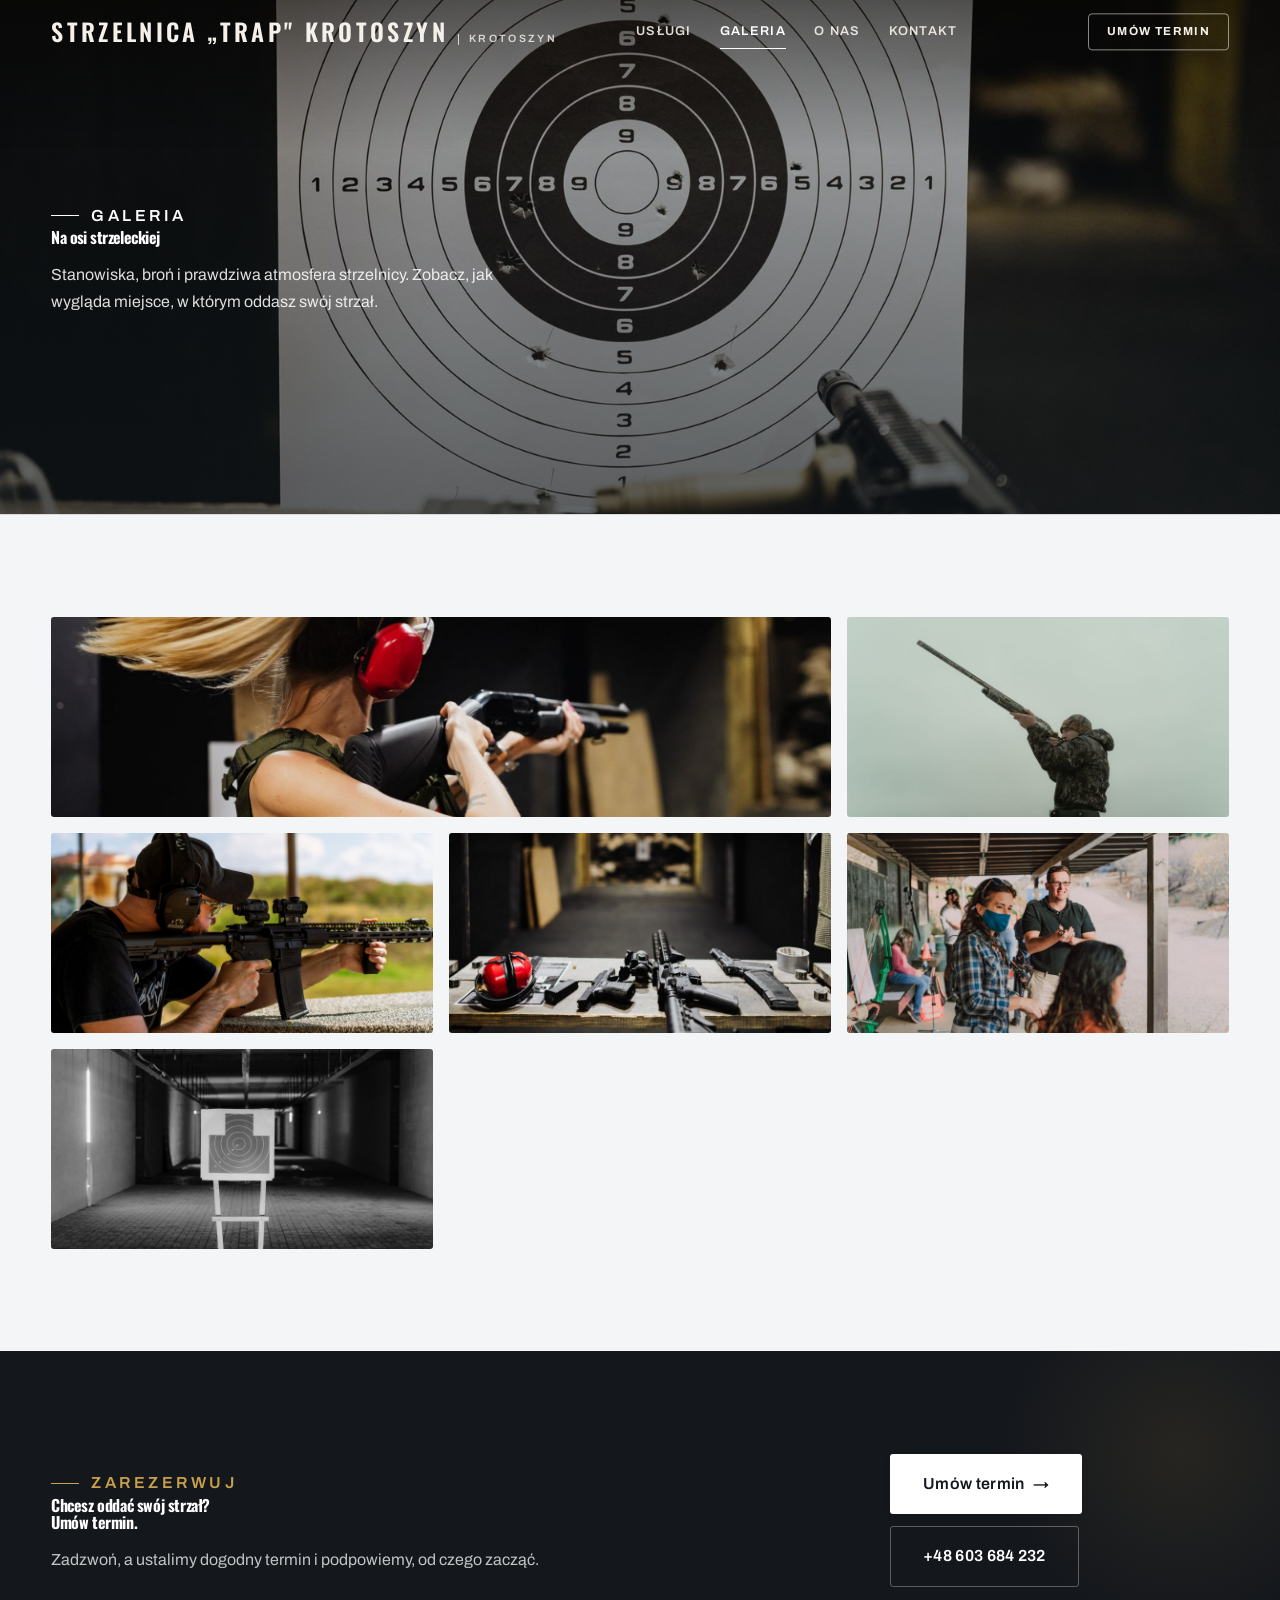
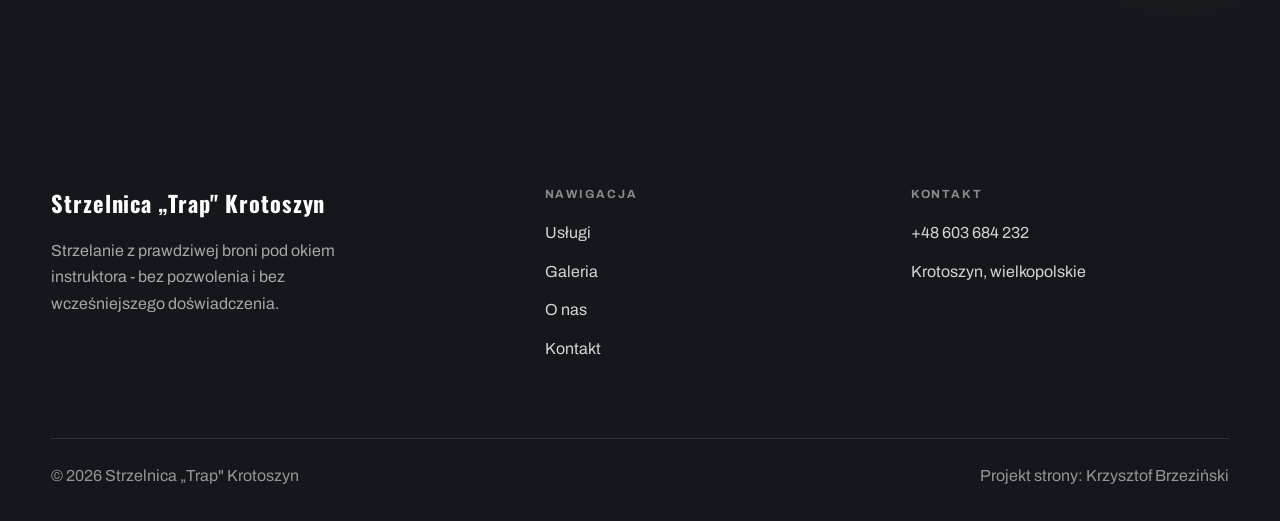
<file: realizacje.html>
<!DOCTYPE html>
<html lang="pl">
<head>
<meta charset="UTF-8">
<meta name="viewport" content="width=device-width, initial-scale=1.0">
<title>Galeria - Strzelnica „Trap&quot; Krotoszyn</title>
<meta name="description" content="Galeria Strzelnica „Trap&quot; Krotoszyn: Strzelanie z pistoletu, Rzutki - trap i skeet, Strzelanie z karabinu, Stanowisko strzeleckie, Tarcze i wynik">
<link rel="preconnect" href="https://fonts.googleapis.com">
<link rel="preconnect" href="https://fonts.gstatic.com" crossorigin>
<link href="https://fonts.googleapis.com/css2?family=Oswald:wght@500;600;700&family=Archivo:wght@400;500;600&display=swap" rel="stylesheet">
<link rel="stylesheet" href="assets/styles.css">
</head>
<body>

<header class="nav">
  <div class="wrap nav-inner">
    <a class="brand" href="index.html"><span class="name">Strzelnica „Trap" Krotoszyn</span><span class="sub">Krotoszyn</span></a>
    <nav class="nav-links">
      <a href="oferta.html">Usługi</a>
      <a href="realizacje.html" class="active">Galeria</a>
      <a href="o-nas.html">O nas</a>
      <a href="kontakt.html">Kontakt</a>
      <a href="kontakt.html" class="btn btn-accent">Umów termin</a>
    </nav>
    <button class="nav-toggle" aria-label="Menu"><span></span><span></span><span></span></button>
  </div>
</header>

<section class="pagehead">
  <img src="img/g5.jpg" alt="Strzelnica „Trap&quot; Krotoszyn - Na osi strzeleckiej">
  <div class="wrap">
    <span class="eyebrow">Galeria</span>
    <h1>Na osi strzeleckiej</h1>
    <p>Stanowiska, broń i prawdziwa atmosfera strzelnicy. Zobacz, jak wygląda miejsce, w którym oddasz swój strzał.</p>
  </div>
</section>
<section>
  <div class="wrap">
    <div class="gallery">
      <div class="tile t-two3 reveal"><img src="img/g1.jpg" alt="Strzelanie z pistoletu" loading="lazy"><div class="cap">Strzelanie z pistoletu</div></div>
      <div class="tile t-third reveal"><img src="img/g2.jpg" alt="Rzutki - trap i skeet" loading="lazy"><div class="cap">Rzutki - trap i skeet</div></div>
      <div class="tile t-third reveal"><img src="img/g3.jpg" alt="Strzelanie z karabinu" loading="lazy"><div class="cap">Strzelanie z karabinu</div></div>
      <div class="tile t-third reveal"><img src="img/g4.jpg" alt="Stanowisko strzeleckie" loading="lazy"><div class="cap">Stanowisko strzeleckie</div></div>
      <div class="tile t-third reveal"><img src="img/g6.jpg" alt="Tarcze i wynik" loading="lazy"><div class="cap">Tarcze i wynik</div></div>
      <div class="tile t-third reveal"><img src="img/about.jpg" alt="Pod okiem instruktora" loading="lazy"><div class="cap">Pod okiem instruktora</div></div>
    </div>
  </div>
</section>
<section class="cta">
  <div class="wrap">
    <div class="reveal">
      <span class="eyebrow">Zarezerwuj</span>
      <h2>Chcesz oddać swój strzał? Umów termin.</h2>
      <p>Zadzwoń, a ustalimy dogodny termin i podpowiemy, od czego zacząć.</p>
    </div>
    <div class="cta-actions reveal">
      <a href="kontakt.html" class="btn btn-light">Umów termin <span class="arr">→</span></a>
      <a href="tel:+48603684232" class="btn btn-ghost" style="color:#fff;border-color:rgba(255,255,255,.3)">+48 603 684 232</a>
    </div>
  </div>
</section>

<footer>
  <div class="wrap">
    <div class="foot-grid">
      <div class="foot-brand">
        <div class="name">Strzelnica „Trap" Krotoszyn</div>
        <p>Strzelanie z prawdziwej broni pod okiem instruktora - bez pozwolenia i bez wcześniejszego doświadczenia.</p>
      </div>
      <div class="foot-col">
        <h4>Nawigacja</h4>
        <a href="oferta.html">Usługi</a>
        <a href="realizacje.html">Galeria</a>
        <a href="o-nas.html">O nas</a>
        <a href="kontakt.html">Kontakt</a>
      </div>
      <div class="foot-col">
        <h4>Kontakt</h4>
        <a href="tel:+48603684232">+48 603 684 232</a>
        <p>Krotoszyn, wielkopolskie</p>
      </div>
    </div>
    <div class="foot-bot">
      <span>© 2026 Strzelnica „Trap" Krotoszyn</span>
      <span>Projekt strony: Krzysztof Brzeziński</span>
    </div>
  </div>
</footer>
<div class="sticky-reserve"><a class="sr-book" href="kontakt.html">Umów termin</a><a class="sr-call" href="tel:+48603684232" aria-label="Zadzwoń"><svg class="ico-tel" width="16" height="16" viewBox="0 0 24 24" fill="none" aria-hidden="true"><path d="M6.6 10.8a15.5 15.5 0 0 0 6.6 6.6l2.2-2.2a1 1 0 0 1 1-.24 11.4 11.4 0 0 0 3.6.58 1 1 0 0 1 1 1V20a1 1 0 0 1-1 1A17 17 0 0 1 3 4a1 1 0 0 1 1-1h3.5a1 1 0 0 1 1 1c0 1.25.2 2.46.58 3.6a1 1 0 0 1-.25 1l-2.23 2.2Z" fill="currentColor"/></svg></a></div>

<script src="assets/main.js"></script>
</body>
</html>
</file>
<file: assets/styles.css>
/* ============================================================
   STOLBASZ — premium, architektoniczny B2B fit-out
   Jasna paleta, zero brązu. System wg premium-web-craft.
   Projekt strony: Krzysztof Brzeziński
   ============================================================ */

:root{
  /* PALETA — jasna, architektoniczna, chłodna */
  --paper:#f4f5f7;          /* główne tło */
  --paper-2:#e7e9ee;        /* sekcje alternatywne (chłodny jasny szary) */
  --paper-3:#e7e9ee;        /* delikatne wypełnienia */
  --ink:#14171c;            /* tekst główny — chłodny grafit */
  --ink-soft:#1f242c;       /* nagłówki drugorzędne */
  --muted:#8b9099;          /* tekst poboczny */
  --line:rgba(20,23,28,.12);/* hairline */
  --accent:#c8a04a;         /* stonowany petrol-slate — jedyny akcent */
  --accent-d:#9a7a31;
  --accent-soft:rgba(200,160,74,.10);
  --dark:#14171c;           /* sekcje ciemne (stopka/CTA) */

  /* ODSTĘPY — skala 4/8 */
  --space-1:4px; --space-2:8px; --space-3:12px; --space-4:16px; --space-5:24px;
  --space-6:32px; --space-7:48px; --space-8:64px; --space-9:96px; --space-10:128px;

  /* TYPOGRAFIA — fluid clamp() */
  --text-sm:clamp(.82rem,.8rem+.1vw,.9rem);
  --text-base:clamp(1rem,.97rem+.15vw,1.1rem);
  --text-lg:clamp(1.12rem,1.05rem+.3vw,1.3rem);
  --text-h3:clamp(1.2rem,1.1rem+.5vw,1.5rem);
  --text-h2:clamp(1.9rem,1.5rem+1.9vw,2.8rem);
  --text-h1:clamp(2.6rem,1.9rem+3.6vw,4.6rem);

  /* PROMIENIE — architektoniczne, raczej ostre */
  --r-sm:3px; --r-md:6px; --r-lg:10px;

  /* RUCH */
  --ease:cubic-bezier(.25,.46,.45,.94); --dur:.24s;

  /* CIENIE — miękkie, warstwowe */
  --sh-sm:0 1px 2px rgba(16,24,32,.04), 0 2px 8px rgba(16,24,32,.05);
  --sh-md:0 2px 6px rgba(16,24,32,.05), 0 12px 28px -8px rgba(16,24,32,.12);
  --sh-lg:0 6px 14px rgba(16,24,32,.07), 0 26px 56px -18px rgba(16,24,32,.22);

  --hairline:1px solid var(--line);

  --font-display:'Oswald','Archivo',sans-serif;
  --font-body:'Archivo',sans-serif;
}

*{box-sizing:border-box;margin:0;padding:0}
html{scroll-behavior:smooth}
body{
  font-family:var(--font-body);
  font-size:var(--text-base);
  line-height:1.65;
  color:var(--ink);
  background:var(--paper);
  -webkit-font-smoothing:antialiased;
  text-rendering:optimizeLegibility;
}
img{max-width:100%;display:block}
a{color:inherit;text-decoration:none}

.wrap{width:min(92%,1180px);margin-inline:auto}
section{padding-block:clamp(52px,6.5vw,96px)}

h1,h2,h3{font-family:var(--font-display);font-weight:700;line-height:1.08;letter-spacing:-.02em;color:var(--ink)}
h1{font-size:var(--text-h1);letter-spacing:-.035em}
h2{font-size:var(--text-h2);letter-spacing:-.025em}
h3{font-size:var(--text-h3)}
p{max-width:65ch}

.eyebrow{
  font-family:var(--font-body);
  font-size:var(--text-sm);
  font-weight:600;
  letter-spacing:.18em;
  text-transform:uppercase;
  color:var(--accent);
  display:inline-flex;align-items:center;gap:var(--space-3);
}
.eyebrow::before{content:"";width:28px;height:1px;background:var(--accent);display:inline-block}

.muted{color:var(--muted)}
.lead{font-size:var(--text-lg);line-height:1.55;color:var(--ink-soft);max-width:50ch}

/* ---------- BUTTONS ---------- */
.btn{
  display:inline-flex;align-items:center;gap:var(--space-2);
  font-weight:600;font-size:var(--text-sm);letter-spacing:.02em;
  padding:var(--space-4) var(--space-6);
  border-radius:var(--r-sm);
  transition:transform var(--dur) var(--ease),box-shadow var(--dur) var(--ease),background var(--dur) var(--ease);
  cursor:pointer;border:1px solid transparent;
}
.btn-accent{background:var(--accent);color:#fff;box-shadow:var(--sh-sm)}
.btn-accent:hover{background:var(--accent-d);transform:translateY(-2px);box-shadow:var(--sh-md)}
.btn-accent:active{transform:translateY(0);box-shadow:var(--sh-sm)}
.btn-ghost{background:transparent;color:var(--ink);border-color:var(--line)}
.btn-ghost:hover{border-color:var(--accent);color:var(--accent);transform:translateY(-2px)}
.btn-light{background:#fff;color:var(--ink);box-shadow:var(--sh-sm)}
.btn-light:hover{transform:translateY(-2px);box-shadow:var(--sh-md)}
.btn .arr{transition:transform var(--dur) var(--ease)}
.btn:hover .arr{transform:translateX(4px)}

/* ---------- NAV ---------- */
.nav{
  position:sticky;top:0;z-index:50;
  background:color-mix(in srgb,var(--paper) 88%,transparent);
  backdrop-filter:saturate(140%) blur(10px);
  border-bottom:var(--hairline);
}
.nav-inner{display:flex;align-items:center;justify-content:space-between;height:72px}
.brand{display:flex;flex-direction:column;line-height:1}
.brand .name{font-family:var(--font-display);font-weight:800;font-size:1.35rem;letter-spacing:.04em}
.brand .sub{font-size:.62rem;letter-spacing:.34em;text-transform:uppercase;color:var(--muted);margin-top:5px}
.nav-links{display:flex;align-items:center;gap:var(--space-6)}
.nav-links a{font-size:var(--text-sm);font-weight:500;color:var(--ink-soft);position:relative;padding-block:4px;transition:color var(--dur) var(--ease)}
.nav-links a::after{content:"";position:absolute;left:0;bottom:0;width:0;height:1.5px;background:var(--accent);transition:width var(--dur) var(--ease)}
.nav-links a:hover,.nav-links a.active{color:var(--ink)}
.nav-links a:hover::after,.nav-links a.active::after{width:100%}
.nav-links .btn{padding:var(--space-2) var(--space-5)}
/* przyciski w nav: właściwy kolor (przebij .nav-links a) + bez podkreślenia */
.nav-links a.btn-accent{color:#fff}
.nav-links a.btn-ghost,.nav-links a.btn-light{color:var(--ink)}
.nav-links a.btn::after{display:none}
.nav-toggle{display:none;background:none;border:none;cursor:pointer;flex-direction:column;gap:5px;padding:8px}
.nav-toggle span{width:24px;height:2px;background:var(--ink);transition:var(--dur)}

/* ---------- HERO (split) ---------- */
.hero{position:relative;overflow:hidden;border-bottom:var(--hairline)}
.hero-grid{display:grid;grid-template-columns:1.05fr .95fr;gap:clamp(24px,4vw,60px);align-items:center;
  padding-block:clamp(36px,4.5vw,64px)}
.hero-copy .eyebrow{margin-bottom:var(--space-5)}
.hero-copy h1{margin-bottom:var(--space-5)}
.hero-copy .lead{margin-bottom:var(--space-7)}
.hero-actions{display:flex;flex-wrap:wrap;gap:var(--space-4)}
.hero-art{position:relative;aspect-ratio:4/3;border-radius:var(--r-lg);overflow:hidden;box-shadow:var(--sh-lg)}
.hero-art img{width:100%;height:100%;object-fit:cover}
.hero-art::after{content:"";position:absolute;inset:0;background:linear-gradient(180deg,transparent 55%,rgba(18,24,28,.28))}
.hero-badge{position:absolute;left:var(--space-5);bottom:var(--space-5);z-index:2;
  background:rgba(252,252,251,.94);backdrop-filter:blur(4px);
  border-radius:var(--r-md);padding:var(--space-4) var(--space-5);box-shadow:var(--sh-md);max-width:78%}
.hero-badge strong{display:block;font-family:var(--font-display);font-size:1rem;letter-spacing:-.01em}
.hero-badge span{font-size:var(--text-sm);color:var(--muted)}

/* ---------- HERO duży / kinowy (strona główna) ---------- */
.hero-cine{position:relative;min-height:clamp(560px,82vh,840px);min-height:clamp(560px,82svh,840px);display:flex;align-items:center;overflow:hidden;border-bottom:var(--hairline)}
.hero-cine>img{position:absolute;inset:0;width:100%;height:100%;object-fit:cover;z-index:0}
.hero-cine::after{content:"";position:absolute;inset:0;z-index:1;
  background:linear-gradient(95deg,rgba(13,18,23,.86) 0%,rgba(13,18,23,.64) 32%,rgba(13,18,23,.24) 62%,rgba(13,18,23,.04) 100%)}
.hero-cine .wrap{position:relative;z-index:2;padding-block:var(--space-8)}
.hero-cine .hero-copy{max-width:660px}
.hero-cine .eyebrow{color:#fff;margin-bottom:var(--space-5)}
.hero-cine .eyebrow::before{background:#fff}
.hero-cine h1{color:#fff;margin-bottom:var(--space-5);font-size:clamp(2.9rem,2rem+4.4vw,5.2rem)}
.hero-cine .lead{color:rgba(255,255,255,.92);max-width:48ch;margin-bottom:var(--space-7)}
.hero-cine .hero-actions{display:flex;flex-wrap:wrap;gap:var(--space-4)}
@media(max-width:680px){
  .hero-cine{min-height:clamp(520px,76vh,640px);min-height:clamp(520px,76svh,640px);align-items:flex-end}
  .hero-cine::after{background:linear-gradient(0deg,rgba(13,18,23,.9) 6%,rgba(13,18,23,.45) 55%,rgba(13,18,23,.25) 100%)}
  .hero-cine .wrap{padding-bottom:var(--space-9)}
}

/* full-bleed hero variant (podstrony) */
.pagehead{position:relative;min-height:46vh;min-height:46svh;display:flex;align-items:flex-end;overflow:hidden;border-bottom:var(--hairline)}
.pagehead img{position:absolute;inset:0;width:100%;height:100%;object-fit:cover}
.pagehead::after{content:"";position:absolute;inset:0;background:linear-gradient(180deg,rgba(18,24,28,.25),rgba(18,24,28,.62))}
.pagehead .wrap{position:relative;z-index:2;padding-block:var(--space-9);color:#fff}
.pagehead h1{color:#fff;max-width:18ch}
.pagehead .eyebrow{color:#fff}
.pagehead .eyebrow::before{background:#fff}
.pagehead p{color:rgba(255,255,255,.86);margin-top:var(--space-4);max-width:54ch}

/* ---------- STRIP (pasek skrótów / liczby) ---------- */
.strip{background:var(--dark);color:#fff}
.strip .wrap{display:grid;grid-template-columns:repeat(4,1fr);gap:var(--space-6);padding-block:var(--space-8)}
.strip .item .k{font-family:var(--font-display);font-size:clamp(1.6rem,1.2rem+1.4vw,2.4rem);font-weight:800;letter-spacing:-.02em;color:#fff}
.strip .item .v{font-size:var(--text-sm);color:rgba(255,255,255,.66);margin-top:var(--space-2);line-height:1.45}
.strip .item{border-left:2px solid var(--accent);padding-left:var(--space-5)}

/* ---------- SECTION HEAD ---------- */
.head{max-width:48rem;margin-bottom:var(--space-8)}
.head.center{margin-inline:auto;text-align:center}
.head .eyebrow{margin-bottom:var(--space-4)}
.head h2{margin-bottom:var(--space-4)}
.head p{color:var(--muted);font-size:var(--text-lg);line-height:1.55}
.head.center p{margin-inline:auto}

/* ---------- INTRO SPLIT ---------- */
.split{display:grid;grid-template-columns:.92fr 1.08fr;gap:clamp(28px,5vw,80px);align-items:center}
.split.rev{grid-template-columns:1.08fr .92fr}
.split.rev .split-art{order:-1}
.split-art{position:relative;aspect-ratio:5/4;border-radius:var(--r-lg);overflow:hidden;box-shadow:var(--sh-lg)}
.split-art img{width:100%;height:100%;object-fit:cover}
.split-copy h2{margin-bottom:var(--space-5)}
.split-copy p+p{margin-top:var(--space-4)}
.split-copy .btn{margin-top:var(--space-6)}

/* ---------- SERVICES (zakres) ---------- */
.svc-grid{display:grid;grid-template-columns:repeat(auto-fit,minmax(280px,1fr));gap:var(--space-5)}
.svc{background:#fff;border:var(--hairline);border-radius:var(--r-md);padding:var(--space-7) var(--space-6);
  transition:transform var(--dur) var(--ease),box-shadow var(--dur) var(--ease),border-color var(--dur) var(--ease);
  position:relative;overflow:hidden}
.svc::before{content:"";position:absolute;left:0;top:0;width:3px;height:0;background:var(--accent);transition:height var(--dur) var(--ease)}
.svc:hover{transform:translateY(-4px);box-shadow:var(--sh-md);border-color:transparent}
.svc:hover::before{height:100%}
.svc .ic{font-family:var(--font-display);font-size:.8rem;font-weight:700;letter-spacing:.12em;color:var(--accent);margin-bottom:var(--space-4)}
.svc h3{margin-bottom:var(--space-3);font-size:1.22rem}
.svc p{color:var(--muted);font-size:var(--text-base);line-height:1.6}

/* big detailed service rows */
.svc-row{display:grid;grid-template-columns:.8fr 1.2fr;gap:clamp(20px,4vw,60px);align-items:center;padding-block:var(--space-8)}
.svc-row+.svc-row{border-top:var(--hairline)}
.svc-row.rev{grid-template-columns:1.2fr .8fr}
.svc-row.rev .svc-row-art{order:-1}
.svc-row-art{aspect-ratio:4/3;border-radius:var(--r-md);overflow:hidden;box-shadow:var(--sh-md)}
.svc-row-art img{width:100%;height:100%;object-fit:cover}
.svc-row h3{font-size:1.5rem;margin-bottom:var(--space-4)}
.svc-row .num{font-family:var(--font-display);font-size:.85rem;font-weight:700;letter-spacing:.14em;color:var(--accent);display:block;margin-bottom:var(--space-3)}
.svc-row ul{list-style:none;margin-top:var(--space-4);display:flex;flex-direction:column;gap:var(--space-2)}
.svc-row li{position:relative;padding-left:var(--space-5);color:var(--muted);font-size:var(--text-base)}
.svc-row li::before{content:"";position:absolute;left:0;top:.62em;width:8px;height:1px;background:var(--accent)}

/* ---------- GALLERY (realizacje) ---------- */
.gallery{display:grid;grid-template-columns:repeat(12,1fr);gap:var(--space-4);grid-auto-rows:200px}
/* GALERIA MASONRY — pionowe zdjęcia (portrety beauty/wellness) bez przycinania: kolumny, height auto */
.gallery-masonry{column-count:3;column-gap:var(--space-4)}
@media(max-width:900px){.gallery-masonry{column-count:2}}
@media(max-width:560px){.gallery-masonry{column-count:1}}
.gallery-masonry .m-tile{break-inside:avoid;margin:0 0 var(--space-4);padding:0;position:relative;overflow:hidden;border-radius:var(--r-md);border:1px solid var(--line)}
.gallery-masonry .m-tile img{width:100%;height:auto;display:block}
.gallery-masonry .m-tile .cap{position:absolute;left:0;right:0;bottom:0;padding:var(--space-4);color:#fff;background:linear-gradient(0deg,rgba(0,0,0,.55),transparent);font-size:var(--text-sm)}
.tile{position:relative;overflow:hidden;border-radius:var(--r-md);box-shadow:var(--sh-sm);
  transition:transform var(--dur) var(--ease),box-shadow var(--dur) var(--ease)}
.tile img{width:100%;height:100%;object-fit:cover;transition:transform .6s var(--ease)}
.tile:hover{box-shadow:var(--sh-md)}
.tile:hover img{transform:scale(1.05)}
.tile .cap{position:absolute;left:0;right:0;bottom:0;padding:var(--space-5) var(--space-4) var(--space-4);
  background:linear-gradient(transparent,rgba(18,24,28,.78));color:#fff;
  font-size:var(--text-sm);font-weight:600;letter-spacing:.01em;
  opacity:0;transform:translateY(8px);transition:var(--dur) var(--ease)}
.tile:hover .cap{opacity:1;transform:translateY(0)}
.tile .cap small{display:block;font-weight:400;opacity:.78;letter-spacing:.04em;text-transform:uppercase;font-size:.66rem;margin-top:3px}
/* bento spans */
.t-wide{grid-column:span 6}
.t-tall{grid-column:span 6;grid-row:span 2}
.t-std{grid-column:span 6}
.t-third{grid-column:span 4}
.t-two3{grid-column:span 8}

/* ---------- TRUST / WIARYGODNOŚĆ ---------- */
.trust{background:var(--paper-2)}
.trust-grid{display:grid;grid-template-columns:repeat(auto-fit,minmax(240px,1fr));gap:var(--space-5);margin-top:var(--space-7)}
.trust-card{background:#fff;border-radius:var(--r-md);padding:var(--space-7) var(--space-6);box-shadow:var(--sh-sm);border-top:3px solid var(--accent)}
.trust-card .big{font-family:var(--font-display);font-size:clamp(1.8rem,1.3rem+1.6vw,2.6rem);font-weight:800;letter-spacing:-.02em;color:var(--ink);line-height:1}
.trust-card h3{font-size:1.12rem;margin:var(--space-3) 0 var(--space-2)}
.trust-card p{color:var(--muted);font-size:var(--text-base);line-height:1.55}

/* ---------- CTA band ---------- */
.cta{background:var(--dark);color:#fff;position:relative;overflow:hidden}
.cta .wrap{display:grid;grid-template-columns:1.4fr .6fr;gap:var(--space-7);align-items:center;position:relative;z-index:2}
.cta h2{color:#fff;max-width:20ch}
.cta p{color:rgba(255,255,255,.74);margin-top:var(--space-4)}
.cta-actions{display:flex;flex-direction:column;gap:var(--space-3);align-items:flex-start}
.cta::before{content:"";position:absolute;right:-80px;top:-80px;width:360px;height:360px;border-radius:50%;
  background:radial-gradient(circle,var(--accent-soft),transparent 70%)}

/* ---------- CONTACT ---------- */
.contact-grid{display:grid;grid-template-columns:.85fr 1.15fr;gap:clamp(28px,4vw,56px);align-items:start}
.info-list{display:flex;flex-direction:column;gap:var(--space-2)}
.info-row{display:flex;gap:var(--space-4);align-items:flex-start;padding-block:var(--space-4);border-bottom:var(--hairline)}
.info-row .ic{flex:none;width:42px;height:42px;display:grid;place-items:center;border-radius:50%;
  background:var(--accent-soft);color:var(--accent);font-size:1.05rem}
.info-row .lbl{font-size:.72rem;letter-spacing:.14em;text-transform:uppercase;color:var(--muted)}
.info-row .val{font-weight:600;font-size:var(--text-base);margin-top:2px}
.info-row a.val:hover{color:var(--accent)}
.map{border:none;border-radius:var(--r-lg);box-shadow:var(--sh-md);width:100%;height:100%;min-height:380px;filter:grayscale(.2) contrast(1.02)}
.form{background:#fff;border:var(--hairline);border-radius:var(--r-lg);padding:clamp(24px,3vw,40px);box-shadow:var(--sh-sm)}
.form .fld{margin-bottom:var(--space-5)}
.form label{display:block;font-size:var(--text-sm);font-weight:600;margin-bottom:var(--space-2)}
.form input,.form textarea{width:100%;font-family:inherit;font-size:var(--text-base);color:var(--ink);
  padding:var(--space-4);border:var(--hairline);border-radius:var(--r-sm);background:var(--paper);transition:border-color var(--dur)}
.form input:focus,.form textarea:focus{outline:none;border-color:var(--accent);background:#fff}
.form textarea{resize:vertical;min-height:120px}
.form .note{font-size:var(--text-sm);color:var(--muted);margin-top:var(--space-3)}

/* ---------- FOOTER ---------- */
footer{background:var(--dark);color:#fff;padding-block:var(--space-9) var(--space-6)}
.foot-grid{display:grid;grid-template-columns:1.4fr 1fr 1fr;gap:var(--space-7);margin-bottom:var(--space-8)}
.foot-brand .name{font-family:var(--font-display);font-weight:800;font-size:1.4rem;letter-spacing:.04em}
.foot-brand p{color:rgba(255,255,255,.62);margin-top:var(--space-4);font-size:var(--text-base);max-width:38ch}
.foot-col h4{font-size:.74rem;letter-spacing:.16em;text-transform:uppercase;color:rgba(255,255,255,.5);margin-bottom:var(--space-4)}
.foot-col a,.foot-col p{display:block;color:rgba(255,255,255,.82);font-size:var(--text-base);margin-bottom:var(--space-3)}
.foot-col a:hover{color:#fff}
.foot-bot{border-top:1px solid rgba(255,255,255,.12);padding-top:var(--space-5);display:flex;justify-content:space-between;flex-wrap:wrap;gap:var(--space-3);
  font-size:var(--text-sm);color:rgba(255,255,255,.55)}
.foot-bot a:hover{color:#fff}

/* ---------- REVEAL ---------- */
.reveal{opacity:0;transform:translateY(22px);transition:opacity .6s var(--ease),transform .6s var(--ease)}
.reveal.in{opacity:1;transform:none}

/* ---------- RESPONSIVE ---------- */
@media(max-width:920px){
  .hero-grid,.split,.split.rev,.svc-row,.svc-row.rev,.cta .wrap,.contact-grid,.foot-grid{grid-template-columns:1fr}
  .split.rev .split-art,.svc-row.rev .svc-row-art{order:0}
  .hero-art{aspect-ratio:16/10;max-height:420px}
  .strip .wrap{grid-template-columns:repeat(2,1fr);gap:var(--space-7)}
  .gallery{grid-auto-rows:180px}
  .t-wide,.t-tall,.t-std,.t-third,.t-two3{grid-column:span 6}
  .t-tall{grid-row:span 1}
  .cta-actions{flex-direction:row;flex-wrap:wrap}
  .foot-grid{gap:var(--space-6)}
}
@media(max-width:680px){
  .nav-links{position:fixed;inset:72px 0 auto 0;background:var(--paper);flex-direction:column;align-items:stretch;
    gap:0;padding:var(--space-4) 6%;border-bottom:var(--hairline);box-shadow:var(--sh-md);
    transform:translateY(-120%);transition:transform var(--dur) var(--ease)}
  .nav-links.open{transform:translateY(0)}
  .nav-links a{padding-block:var(--space-4);border-bottom:var(--hairline)}
  .nav-links .btn{margin-top:var(--space-3);justify-content:center}
  .nav-toggle{display:flex}
  .strip .wrap{grid-template-columns:1fr}
  .gallery{grid-template-columns:repeat(6,1fr)}
  .foot-grid{grid-template-columns:1fr}
}
@media(prefers-reduced-motion:reduce){
  *{animation-duration:.01ms!important;transition:none!important}
  .reveal{opacity:1!important;transform:none!important}
  html{scroll-behavior:auto}
}

/* ============================================================
   PREMIUM LAYER — destylat deep-researchu branż (anty-AI, spokój).
   Zmienne STOLBASZ (--accent/--ink/--paper/--line/--dark). Ruch ledwo
   zauważalny, krzywa cubic-bezier(.16,.84,.44,1); prefers-reduced-motion
   pokryte blanketem wyżej. Karty hairline zamiast cieni = #1 sygnał „nie-AI".
   ============================================================ */

/* więcej oddechu między sekcjami (liderzy: 110-130px) */
section{padding-block:clamp(64px,8vw,128px)}

/* 1) Aksamitny reveal — dłuższa, miękka krzywa zamiast „skoku" */
.reveal{transition:opacity .9s cubic-bezier(.16,.84,.44,1),transform .9s cubic-bezier(.16,.84,.44,1);will-change:opacity,transform}
/* stagger TYLKO w galerii (tam pozycja = porządek dzieci) */
.gallery .reveal:nth-child(2){transition-delay:.07s}
.gallery .reveal:nth-child(3){transition-delay:.14s}
.gallery .reveal:nth-child(4){transition-delay:.21s}
.gallery .reveal:nth-child(5){transition-delay:.28s}
.gallery .reveal:nth-child(6){transition-delay:.35s}

/* 2) Hero STATYCZNY na .hero-cine — Ken Burns CAŁKIEM WYŁĄCZONY 26.06 (3. zgłoszenie Szymona).
   GENEZA: animowanie scale na <img> hero z teksturami (cegły/framugi) re-samplinguje obraz
   klatka po klatce → na części ekranów drobne drganie/shimmer = „heroshot się trzęsie".
   translateY usunięto wcześniej, scale-only + will-change/GPU NIE wystarczyły do GWARANCJI gładkości.
   Krzysztof zażądał pewności („make sure, że błąd się nie pojawi") > efekt. Zero animacji = 0% drgania.
   Delikatny zoom zostaje TYLKO w pełnoekranowych hero gastro/studio (hg-bg/hs-bg — tło, inny
   mechanizm, chwalone, nigdy nie zgłaszane). NIE wracać do KB na .hero-cine bez realnego testu
   na sprzęcie klienta — to ryzyko regresji „trzęsienia”. */
/* BEZPIECZNY "wow" na hero = jednorazowy FADE-IN (opacity), nie zoom.
   opacity nie dotyka bitmapy → gładkie na KAŻDYM zdjęciu/ekranie/GPU, zero ryzyka migotania.
   Geometryczny ruch (scale/translate) na .hero-cine jest ZAKAZANY (bramka pilnuje). */
@keyframes heroFade{from{opacity:0}to{opacity:1}}
.hero-cine>img{transform:none;animation:heroFade 1.1s ease-out both}

/* 3) Akcentowy hairline pod nagłówkiem sekcji, który „rysuje się" przy wejściu */
.head h2{position:relative;padding-bottom:18px}
.head h2::after{content:"";position:absolute;left:0;bottom:0;height:1px;width:0;background:var(--accent);transition:width 1s cubic-bezier(.16,.84,.44,1) .15s}
.head.center h2::after{left:50%;transform:translateX(-50%)}
.head.reveal.in h2::after,.head.center.reveal.in h2::after{width:54px}

/* 4) Karty HAIRLINE zamiast cieni/zaokrągleń (najmocniejszy anty-AI detal) */
.svc{background:transparent;border:1px solid var(--line);border-radius:var(--r-sm);box-shadow:none}
.svc:hover{box-shadow:none;border-color:var(--accent);transform:translateY(-3px)}
.trust-card{background:transparent;box-shadow:none;border:1px solid var(--line);border-top:2px solid var(--accent);border-radius:var(--r-sm)}
.tile{box-shadow:none;border-radius:var(--r-sm)}
.tile:hover{box-shadow:none}

/* 5) Sticky-nav kondensuje się po przewinięciu (sygnał dopracowania) */
.nav{transition:box-shadow .4s ease,background .4s ease}
.nav.is-stuck{box-shadow:0 1px 0 var(--line),0 14px 30px -24px rgba(0,0,0,.45)}
.nav-inner{transition:height .35s var(--ease)}
.nav.is-stuck .nav-inner{height:60px}

/* 6) MANIFESTO — pełnoekranowy cytat-bohater (zastępuje generyczne „Dlaczego my") */
.manifesto{background:var(--paper-2);text-align:center}
.manifesto .wrap{max-width:60rem}
.manifesto p{font-family:var(--font-display);font-style:italic;font-size:clamp(1.6rem,1rem+2.4vw,2.8rem);line-height:1.32;color:var(--ink-soft);margin-inline:auto;max-width:26ch;position:relative;padding-top:var(--space-8)}
.manifesto p::before{content:"";position:absolute;top:0;left:50%;transform:translateX(-50%);width:54px;height:1px;background:var(--accent)}
.manifesto p span{color:var(--accent);font-style:italic}

/* 7) GATEWAYS — 3 duże bramy-zdjęcia (zamiast paska menu usług) */
.gateways{display:grid;grid-template-columns:repeat(3,1fr);gap:var(--space-4)}
.gateway{position:relative;aspect-ratio:3/4;overflow:hidden;border-radius:var(--r-sm);display:block}
.gateway img{width:100%;height:100%;object-fit:cover;transition:transform .8s var(--ease),filter .5s var(--ease)}
.gateway::after{content:"";position:absolute;inset:0;background:linear-gradient(180deg,transparent 38%,rgba(18,24,28,.74))}
.gateway:hover img{transform:scale(1.05);filter:brightness(1.05)}
.gateway .g-ttl{position:absolute;left:0;right:0;bottom:0;z-index:2;padding:var(--space-6) var(--space-5);color:#fff;font-family:var(--font-display);font-size:1.45rem;letter-spacing:-.01em;line-height:1.15}
.gateway .g-ttl small{display:block;font-family:var(--font-body);font-size:var(--text-sm);font-weight:400;opacity:.82;letter-spacing:.03em;margin-top:5px}
@media(max-width:760px){.gateways{grid-template-columns:1fr}.gateway{aspect-ratio:16/10}}

/* 8) LOGO klienta w nagłówku (gdy podane --logo) */
.brand-logo{height:40px;width:auto;max-width:220px;object-fit:contain;display:block}
.nav.is-stuck .brand-logo{height:34px}
@media(max-width:680px){.brand-logo{height:32px}}

/* === rodzina: auto === */
/* ============================================================
   RODZINA: AUTO (detailing / auto-serwis / powłoki / lakiernictwo / myjnia)
   Doklejane NA WIERZCH base.css. Skin auto (Oswald + grafit/bursztyn).
   Filozofia: PREMIUM, MĘSKO, TECHNICZNIE + "Umów termin". Jasna baza, ciemne kinowe hero, Oswald CAPS.
   (Świadomie BEZ ciemnej bazy - dark-skin guard wymusza jasne tło; ciemne hero+paski daja dramat.)
   FAZA 3 (research wf_5b470404, topowe studia detailingu/powłok): osobny układ - hero-auto (kicker+claim+1 CTA),
   nav fixed przezroczysty->ciemny grafit + zwijany, spec-ribbon (sygnatura), pakiety powłok (1 ciemny band),
   before/after suwak, poziomy "bay" proces, marki. Pakiety/before-after/marki = BRAMKOWANE (tylko z reconu).
   ============================================================ */

/* --- Wersaliki na nagłówkach sekcji (motorsport/inżynierski sznyt) --- */
.head h2{text-transform:uppercase;letter-spacing:.015em}
.eyebrow{letter-spacing:.22em}

/* --- Ostrzejsze, "techniczne" karty --- */
.svc,.trust-card,.tile,.gateway,.svc-row-art,.split-art{border-radius:var(--r-sm)}

/* --- STICKY "Umów termin" (mobile) --- */
.sticky-reserve{display:none}
@media(max-width:820px){
  .sticky-reserve{display:flex;position:fixed;left:0;right:0;bottom:0;z-index:90;
    background:var(--line);box-shadow:0 -6px 20px -10px rgba(0,0,0,.4)}
  .sticky-reserve a{padding:15px 8px;text-align:center;font-weight:700;font-size:.95rem;text-transform:uppercase;letter-spacing:.03em}
  .sr-book{flex:1;background:var(--accent);color:#fff}
  .sr-call{width:60px;background:var(--paper);color:var(--ink);font-size:1.15rem;border-left:1px solid var(--line)}
  body{padding-bottom:56px}
}

/* ============================================================
   FAZA 3 - OSOBNY UKŁAD AUTO (detailing/powłoki). Wszystko poniżej doklejane na wierzch.
   ============================================================ */

/* --- Brass = ciemny tekst dla kontrastu (mosiądz #c8a04a + biel = za słaby kontrast) --- */
.btn-accent{color:#14171c}
.btn-accent:hover{color:#14171c}

/* === HERO AUTO: pełnoekranowe ciemne kino, blok dolny-lewy, Ken Burns, kontrast gwarantowany === */
.hero-auto{position:relative;height:100vh;height:100svh;min-height:560px;display:flex;align-items:flex-end;overflow:hidden;isolation:isolate;background:#0a0c0f}
.hero-auto .ha-bg{position:absolute;inset:0;width:100%;height:100%;object-fit:cover;z-index:-2;will-change:transform}
/* Ken Burns = TYLKO scale (zero translate = zero dryfu), DESKTOP-only (min-width:900) - zgodnie z konwencją base.css heroBreath, anty-jank na mobile */
@keyframes haKen{from{transform:scale(1.04)}to{transform:scale(1.12)}}
@media(min-width:900px){.hero-auto .ha-bg{animation:haKen 30s ease-out infinite alternate}}
/* Kontrast GWARANTOWANY niezależnie od zdjęcia: (a) ciemna LEWA kolumna pod tekstem (tekst jest do lewej, top->bottom),
   (b) górny scrim pod nav + dolny scrim. Nie liczymy na ciemne zdjęcie. */
.hero-auto .ha-veil{position:absolute;inset:0;z-index:-1;
  background:linear-gradient(90deg,rgba(10,12,15,.76) 0%,rgba(10,12,15,.34) 32%,rgba(10,12,15,0) 60%),
             linear-gradient(180deg,rgba(10,12,15,.42) 0%,rgba(10,12,15,0) 30%,rgba(10,12,15,.55) 78%,rgba(10,12,15,.82) 100%)}
.ha-inner{position:relative;z-index:2;margin:0 0 clamp(2.6rem,7vh,5rem) clamp(1.4rem,5vw,4rem);max-width:32ch}
.ha-tick{display:block;width:48px;height:3px;background:var(--accent);margin-bottom:clamp(1rem,2.4vh,1.6rem)}
.ha-kicker{display:block;font-family:var(--font-display);font-weight:600;text-transform:uppercase;
  letter-spacing:.22em;font-size:clamp(.72rem,1.4vw,.86rem);color:var(--accent);text-shadow:0 1px 10px rgba(0,0,0,.5)}
.ha-claim{font-family:var(--font-display);font-weight:700;text-transform:uppercase;letter-spacing:.005em;line-height:1.02;
  font-size:clamp(2.3rem,5.6vw,4.4rem);color:#fff;margin:clamp(.7rem,1.6vh,1.1rem) 0 clamp(1.5rem,3vh,2.2rem);
  text-shadow:0 2px 18px rgba(0,0,0,.55)}
.ha-cta{margin:0}
.ha-rating{margin:clamp(1rem,2vh,1.4rem) 0 0;color:#fff;font-weight:600;letter-spacing:.02em;font-size:var(--text-sm);opacity:.94;text-shadow:0 1px 10px rgba(0,0,0,.5)}
@media(max-width:640px){.ha-claim{font-size:clamp(2rem,9vw,2.7rem)}.ha-inner{margin-bottom:clamp(2rem,9vh,3.4rem)}}
@media(prefers-reduced-motion:reduce){.hero-auto .ha-bg{animation:none}}

/* === SPEC-RIBBON: poziomy pasek etykiet usług tuż pod hero (sygnatura strukturalna, NIE liczby) === */
.spec-ribbon{background:var(--paper);border-bottom:1px solid var(--line);padding-block:0}
.spec-ribbon .wrap{padding-block:var(--space-5)}
.sr-row{display:flex;flex-wrap:wrap;justify-content:center;align-items:center;gap:clamp(.8rem,2.4vw,2rem);list-style:none;margin:0;padding:0}
.sr-row li{font-family:var(--font-display);font-weight:600;text-transform:uppercase;letter-spacing:.14em;
  font-size:clamp(.7rem,1.3vw,.82rem);color:var(--ink-soft);display:flex;align-items:center}
.sr-row li:not(:last-child)::after{content:"";width:5px;height:5px;border-radius:50%;background:var(--accent);margin-left:clamp(.8rem,2.4vw,2rem)}

/* === PAKIETY POWŁOK: jedyny ciemny carbon-band w jasnej stronie (BRAMKOWANE) === */
.auto-dark{background:var(--ink)}
.auto-dark .head h2{color:#fff}
.auto-dark .head p{color:rgba(244,245,247,.74)}
.auto-dark .eyebrow{color:var(--accent)}
.auto-dark .eyebrow::before{background:var(--accent)}
.pakiety-grid{display:grid;grid-template-columns:repeat(3,1fr);gap:var(--space-6);margin-top:var(--space-8)}
.pakiet{background:rgba(255,255,255,.045);border:1px solid rgba(255,255,255,.12);border-radius:var(--r-sm);
  padding:var(--space-7) var(--space-6);display:flex;flex-direction:column;gap:var(--space-4)}
.pakiet h3{font-family:var(--font-display);text-transform:uppercase;letter-spacing:.04em;color:#fff;font-size:1.3rem}
.pak-lata{display:flex;align-items:baseline;gap:.5rem}
.pak-lata b{font-family:var(--font-display);font-size:2.4rem;line-height:1;color:var(--accent);font-weight:700}
.pak-lata span{font-size:var(--text-sm);color:rgba(244,245,247,.7);text-transform:uppercase;letter-spacing:.08em}
.pak-opis{color:rgba(244,245,247,.76);font-size:var(--text-base);line-height:1.6}
.pak-zakres{list-style:none;margin:0;padding:0;display:flex;flex-direction:column;gap:.6rem}
.pak-zakres li{position:relative;padding-left:1.4rem;padding-bottom:.6rem;color:rgba(244,245,247,.84);
  font-size:var(--text-sm);border-bottom:1px solid rgba(255,255,255,.08)}
.pak-zakres li::before{content:"";position:absolute;left:0;top:.55em;width:8px;height:2px;background:var(--accent)}
.pak-cena{margin-top:auto;font-family:var(--font-display);font-size:1.3rem;color:#fff;letter-spacing:.01em}
.pak-cta{margin-top:auto;color:var(--accent);font-weight:600;font-size:var(--text-sm);display:inline-flex;align-items:center;gap:.4rem}
.pak-cta:hover{color:#fff}
@media(max-width:900px){.pakiety-grid{grid-template-columns:1fr;max-width:32rem;margin-inline:auto}}

/* === BEFORE / AFTER: suwak (JASNE, NIE ciemny band). Oba zdjęcia full-size = ten sam kadr; clip-path odsłania === */
.auto-ba .ba-slider{position:relative;--ba-pos:50%;max-width:62rem;margin:var(--space-8) auto 0;aspect-ratio:16/9;
  overflow:hidden;border-radius:var(--r-sm);border:1px solid var(--line);touch-action:none;user-select:none;cursor:ew-resize}
.ba-slider img{position:absolute;inset:0;width:100%;height:100%;object-fit:cover;display:block}
.ba-before-wrap{position:absolute;inset:0;clip-path:inset(0 calc(100% - var(--ba-pos)) 0 0)}
.ba-lab{position:absolute;top:var(--space-4);z-index:3;font-family:var(--font-display);text-transform:uppercase;
  letter-spacing:.1em;font-size:.7rem;color:#fff;background:rgba(10,12,15,.6);padding:.3rem .6rem;border-radius:2px}
.ba-lab-l{left:var(--space-4)}
.ba-lab-r{right:var(--space-4)}
.ba-handle{position:absolute;top:0;bottom:0;left:var(--ba-pos);width:2px;background:var(--accent);transform:translateX(-1px);z-index:4;pointer-events:none}
.ba-handle span{position:absolute;top:50%;left:50%;transform:translate(-50%,-50%);width:38px;height:38px;border-radius:50%;
  background:var(--accent);box-shadow:0 2px 12px rgba(0,0,0,.4);display:flex;align-items:center;justify-content:center}
.ba-handle span::before,.ba-handle span::after{content:"";position:absolute;width:0;height:0;border-block:5px solid transparent}
.ba-handle span::before{left:9px;border-right:6px solid #14171c}
.ba-handle span::after{right:9px;border-left:6px solid #14171c}
.ba-podpis{text-align:center;color:var(--muted);font-size:var(--text-sm);margin-top:var(--space-5)}

/* === PROCES AUTO: poziomy "bay" stepper (top-border + numer) - inny kształt niż wspólny pionowy timeline === */
.auto-proc-row{list-style:none;margin:var(--space-8) 0 0;padding:0;display:grid;grid-template-columns:repeat(4,1fr);gap:var(--space-6)}
.auto-proc-row li{position:relative;padding-top:var(--space-5);border-top:2px solid var(--line)}
.auto-proc-row li::before{content:"";position:absolute;top:-2px;left:0;width:42%;height:2px;background:var(--accent)}
.ap-no{font-family:var(--font-display);font-weight:700;color:var(--accent);font-size:1.05rem;letter-spacing:.12em}
.auto-proc-row h3{font-family:var(--font-display);text-transform:uppercase;letter-spacing:.02em;font-size:1.1rem;margin:.5rem 0 .4rem}
.auto-proc-row p{color:var(--muted);font-size:var(--text-sm);line-height:1.55}
@media(max-width:760px){.auto-proc-row{grid-template-columns:1fr 1fr;gap:var(--space-7) var(--space-5)}}
@media(max-width:420px){.auto-proc-row{grid-template-columns:1fr}}

/* === MARKI / CZYM PRACUJEMY: nazwy tekstem (bez logotypów) - eyebrow neutralny (krytyka 4a) === */
.auto-marki .marki-list{display:flex;flex-wrap:wrap;justify-content:center;gap:clamp(.8rem,2.5vw,1.6rem);list-style:none;margin:var(--space-7) 0 0;padding:0}
.auto-marki .marki-list li{font-family:var(--font-display);text-transform:uppercase;letter-spacing:.12em;font-weight:600;
  font-size:clamp(.82rem,1.5vw,1rem);color:var(--ink-soft);padding:.5rem 1rem;border:1px solid var(--line);border-radius:var(--r-sm)}
.marki-gwar{text-align:center;color:var(--muted);font-size:var(--text-sm);margin-top:var(--space-6)}

/* === sticky-reserve: brass z ciemnym tekstem (kontrast) === */
.sticky-reserve .sr-book{color:#14171c}

/* === NAV NOBU (silnik): auto === */
.nav{position:fixed;left:0;right:0;backdrop-filter:none;border-bottom:1px solid transparent;z-index:100;transition:transform .35s var(--ease),background .35s ease,box-shadow .35s ease}
.nav.nav-hidden{transform:translateY(-100%)}
.nav.is-stuck{background:transparent;box-shadow:none;border-bottom-color:transparent}
.nav.is-stuck .nav-inner{height:64px}
.nav .brand{flex-direction:row;align-items:baseline;gap:.6rem;line-height:1}
.nav .brand .name{font-family:var(--font-display);font-weight:600;font-size:1.5rem;text-transform:uppercase;letter-spacing:.14em}
.nav .brand .sub{margin-top:0;padding-left:.65rem;border-left:1px solid currentColor;font-size:.66rem;font-weight:600;letter-spacing:.22em;text-transform:uppercase}
.nav .nav-links a{font-size:.8rem;font-weight:600;text-transform:uppercase;letter-spacing:.1em;padding-block:6px}
.nav .nav-links a::after{height:1px}
.nav .nav-links a.btn-accent{font-size:.73rem;font-weight:700;text-transform:uppercase;letter-spacing:.12em;padding:.5rem 1.1rem;border-radius:4px;box-shadow:none}
.nav .nav-links a.btn-accent:hover{transform:none;box-shadow:none}
.nav .nav-links a.btn-accent{background:var(--accent);border:1px solid var(--accent);color:#14171c}
.nav .nav-links a.btn-accent:hover{background:var(--accent);border-color:var(--accent);color:#14171c;filter:brightness(1.07)}
.nav{background:transparent}
.nav::after{content:"";position:absolute;left:0;right:0;top:0;height:150px;z-index:-1;pointer-events:none;transition:opacity .35s ease;background:linear-gradient(180deg,rgba(8,6,4,.55) 0%,rgba(8,6,4,0) 100%)}
.nav.nav-solid::after{opacity:0}
.nav .brand .name{color:#f5f1ea}
.nav .brand .sub{color:rgba(245,241,234,.82)}
.nav .nav-links a:not(.btn-accent){color:rgba(245,241,234,.9)}
.nav .nav-links a:not(.btn-accent):hover,.nav .nav-links a.active:not(.btn-accent){color:#fff}
.nav .nav-links a:not(.btn-accent)::after{background:#fff}
.nav .nav-toggle span{background:#f5f1ea}
.nav.nav-solid{background:rgba(12,13,16,.92);backdrop-filter:saturate(130%) blur(10px);border-bottom:1px solid rgba(255,255,255,.10)}
.nav.nav-solid .brand .sub{color:var(--accent)}
.nav.nav-solid.nav-hidden{background:transparent;box-shadow:none;border-bottom-color:transparent}
@media(min-width:681px){
.nav .nav-inner{position:relative;height:64px}
.nav .nav-links{flex:1;justify-content:center;gap:clamp(1rem,2.2vw,1.9rem);padding-right:12rem}
.nav .nav-links a.btn-accent{position:absolute;right:0;top:50%;transform:translateY(-50%);margin:0}
.nav:not(.nav-solid) .nav-links a.btn-accent{background:transparent;border-color:rgba(245,241,234,.55);color:#f5f1ea}
.nav:not(.nav-solid) .nav-links a.btn-accent:hover{background:var(--accent);border-color:var(--accent);color:#14171c;transform:translateY(-50%)}
}
@media(max-width:680px){
.nav .nav-links:not(.open){transform:translateY(-160%);visibility:hidden}
.nav .nav-links.open{visibility:visible}
.nav .brand .name{font-size:1.12rem;letter-spacing:.1em}
.nav .brand .sub{display:none}
.nav .brand{min-width:0;overflow:hidden}
.nav .nav-links{background:var(--paper)}
.nav .nav-links a:not(.btn-accent){color:var(--ink-soft)}
.nav .nav-links a:not(.btn-accent):hover,.nav .nav-links a.active:not(.btn-accent){color:var(--ink)}
}

/* === focal-point zdjęć (smartcrop) — cover nie utnie twarzy/obiektu === */
img[src$="/g1.jpg"]{object-position:33% 50%}
[style*="g1.jpg"]{background-position:33% 50%}
img[src$="/g3.jpg"]{object-position:33% 50%}
[style*="g3.jpg"]{background-position:33% 50%}
img[src$="/g4.jpg"]{object-position:33% 50%}
[style*="g4.jpg"]{background-position:33% 50%}
img[src$="/g6.jpg"]{object-position:38% 50%}
[style*="g6.jpg"]{background-position:38% 50%}
</file>
